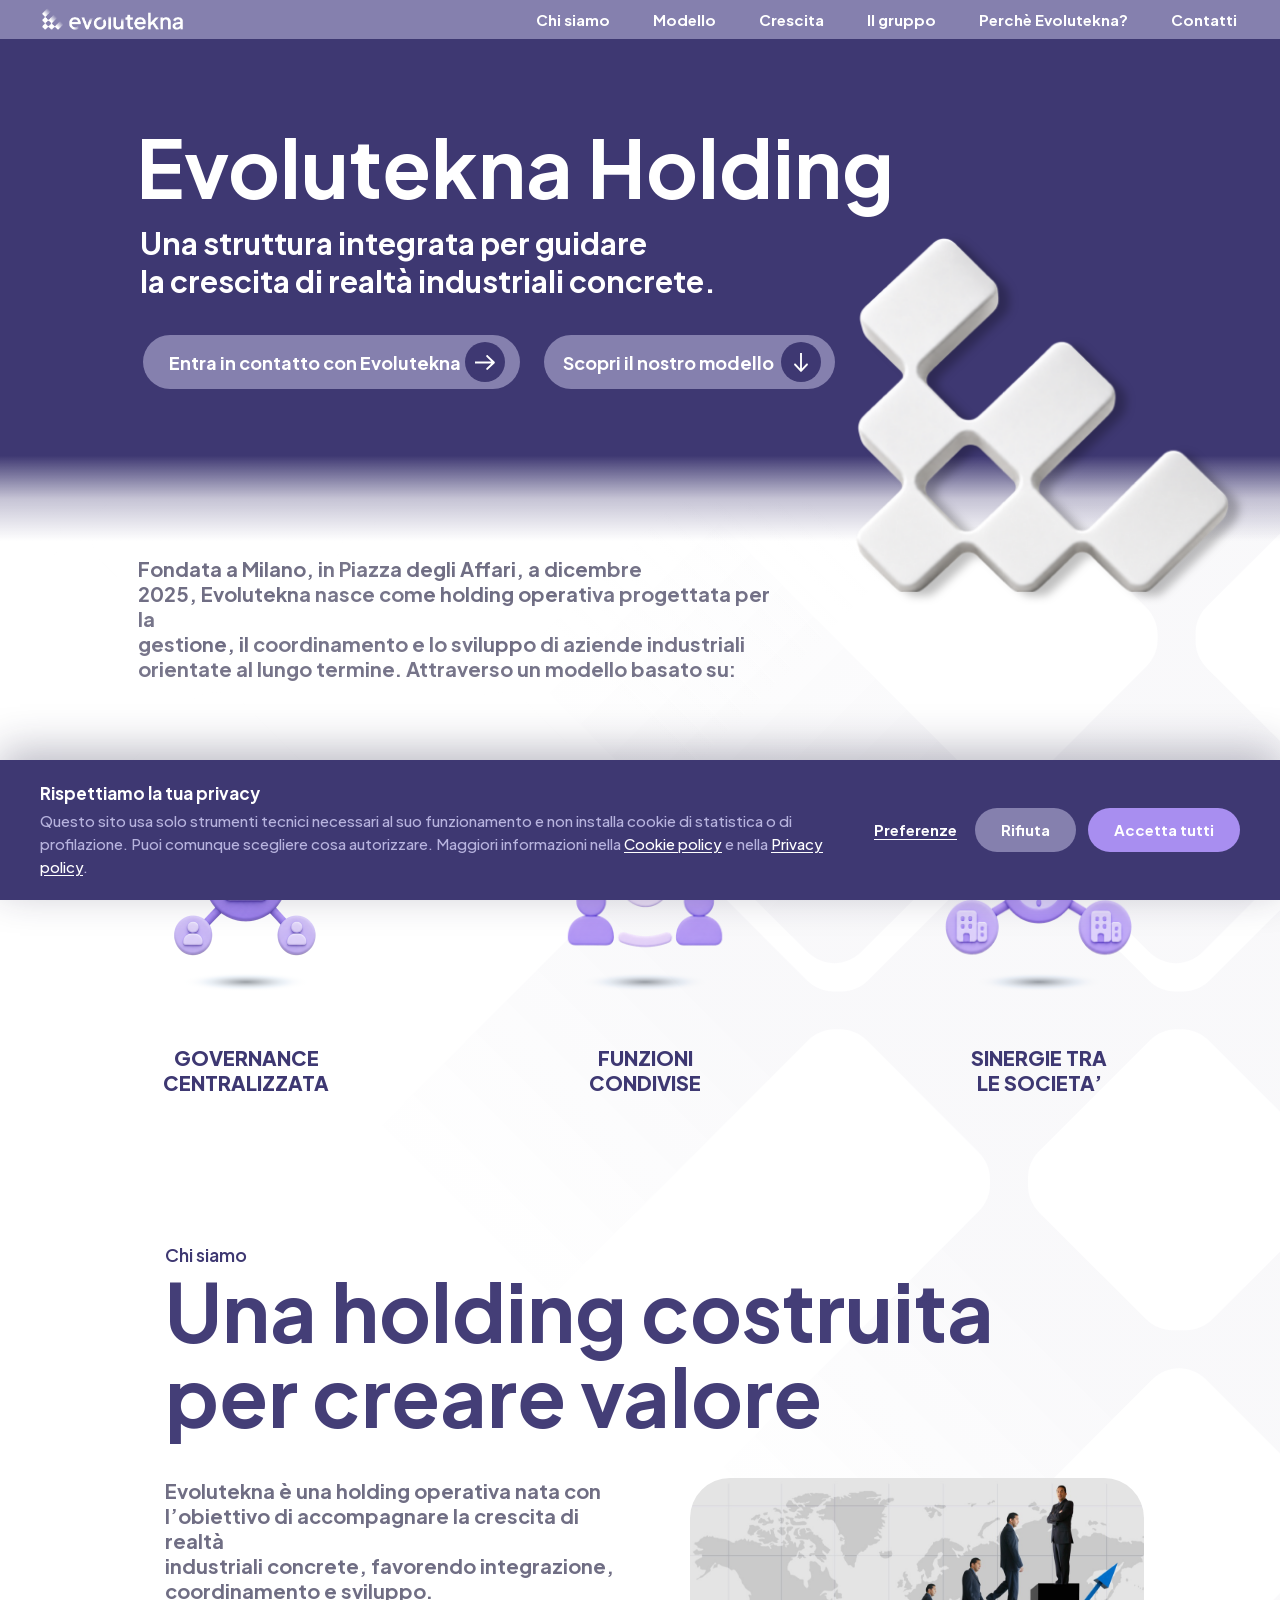
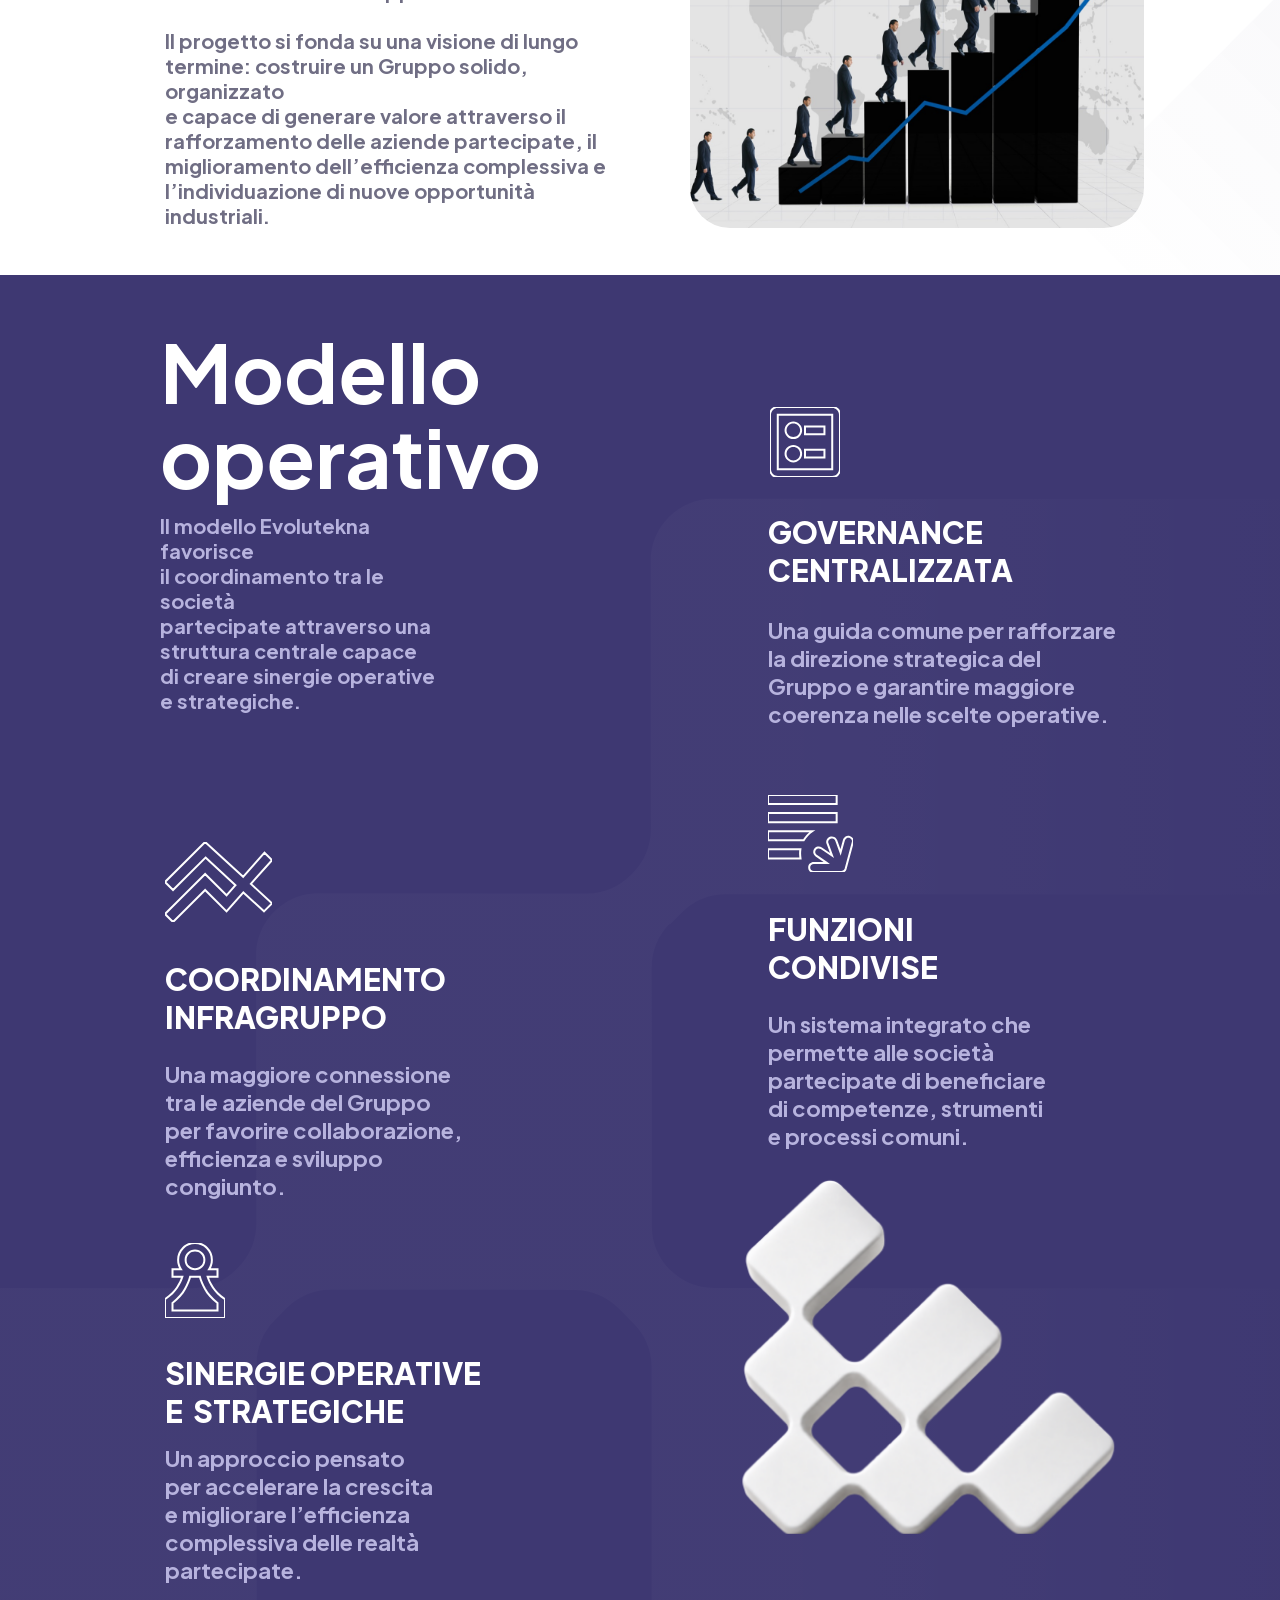
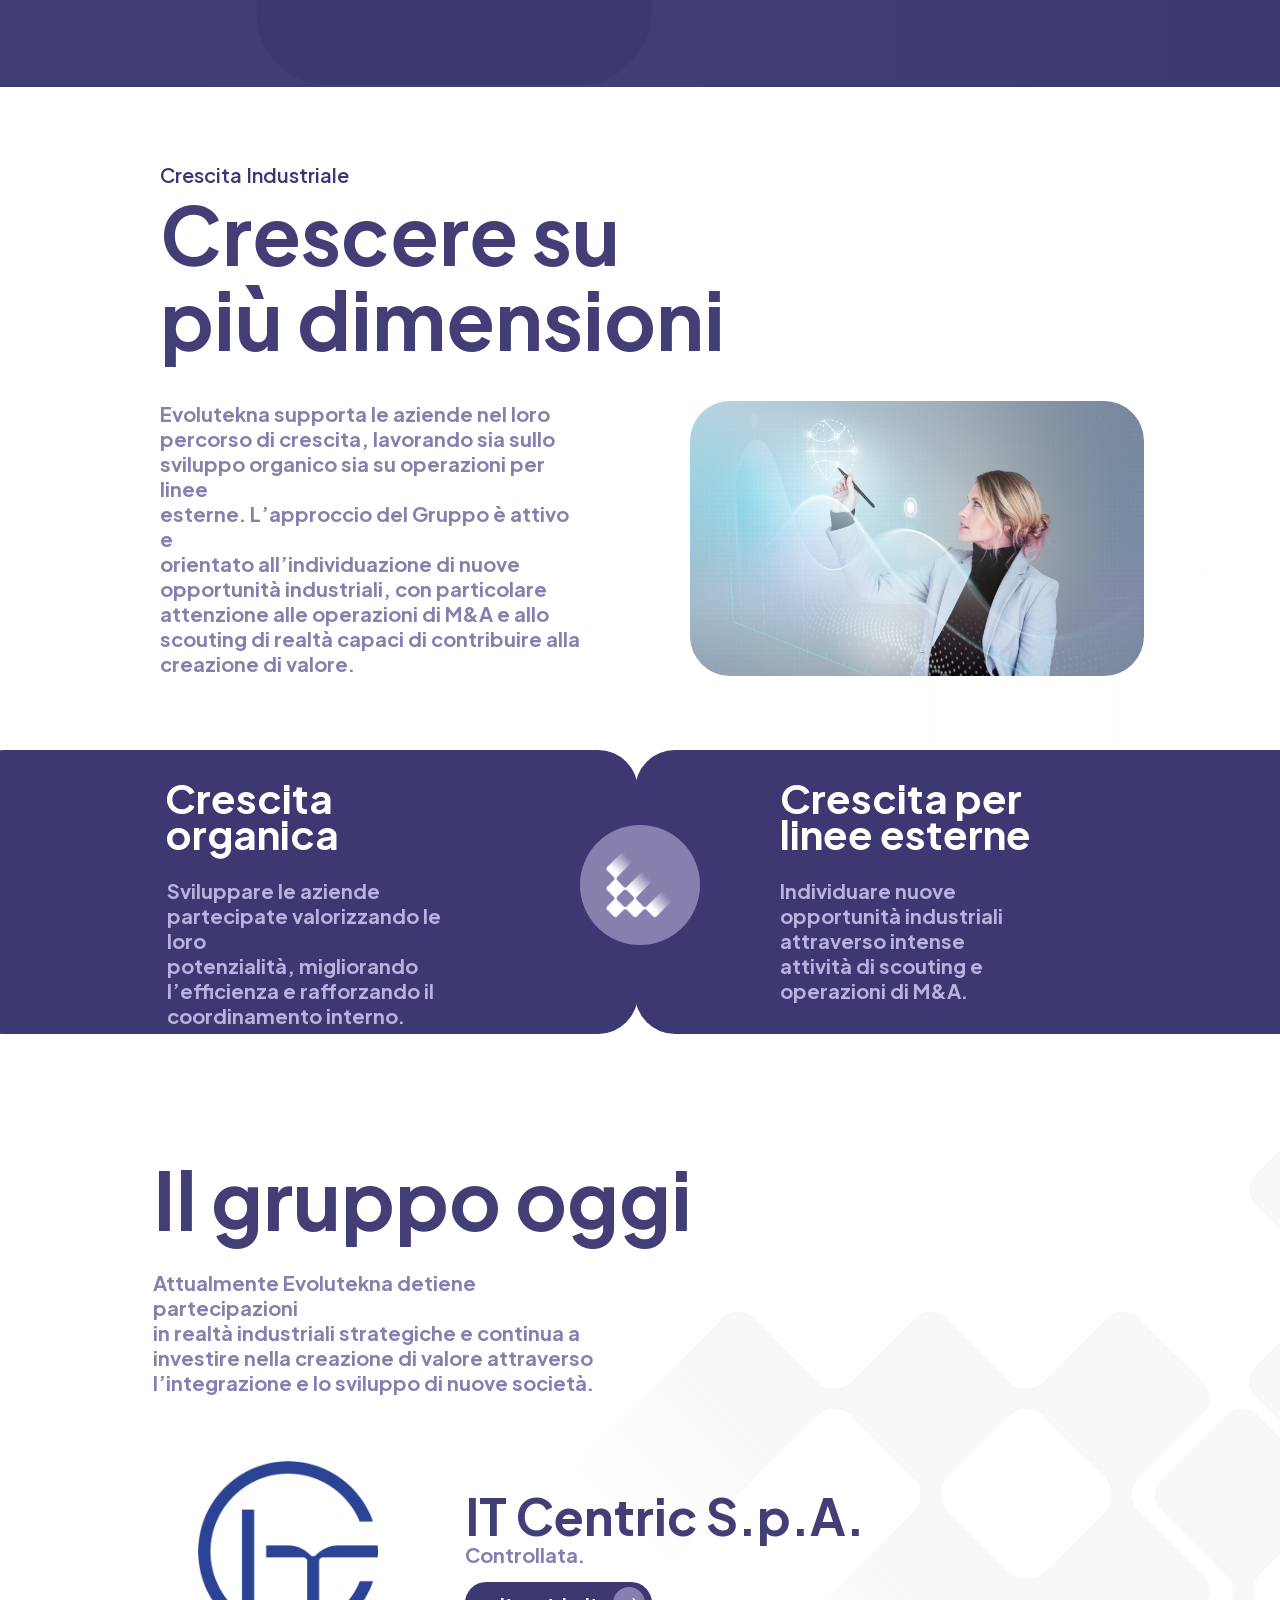
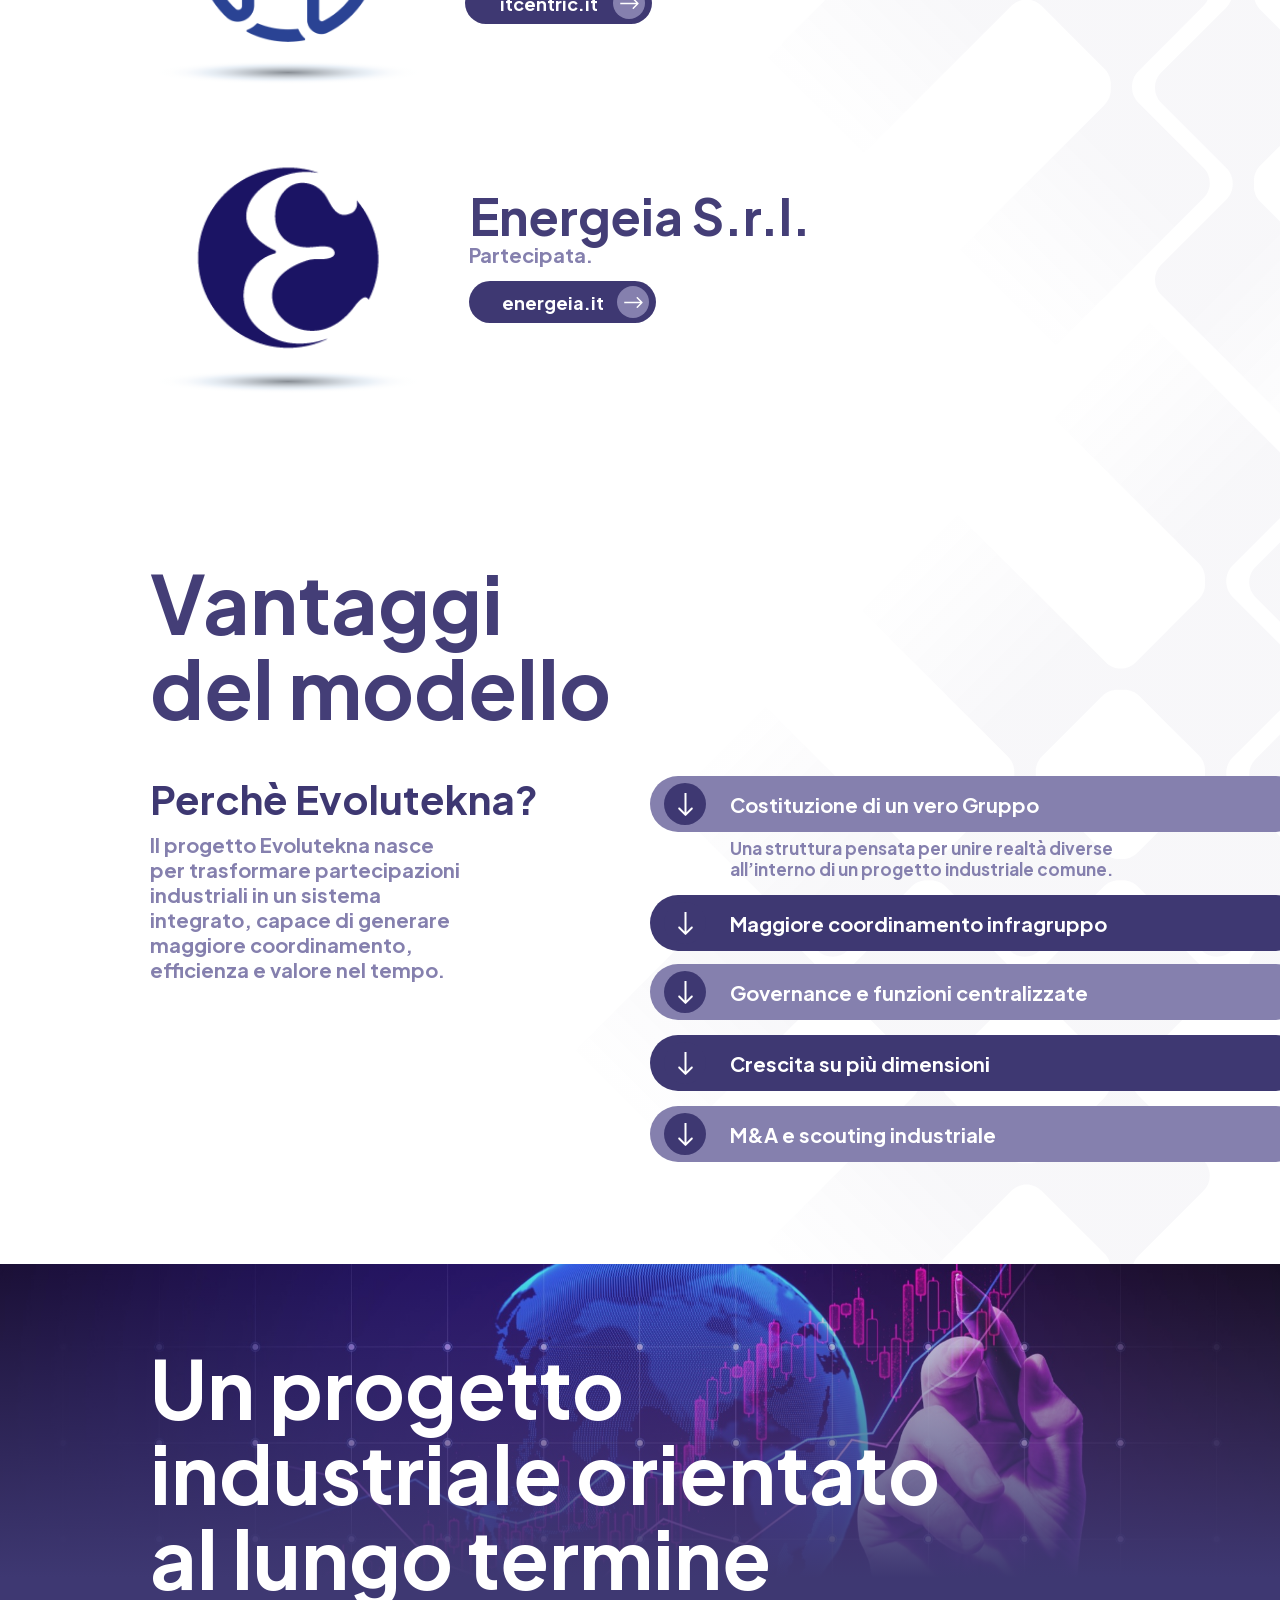
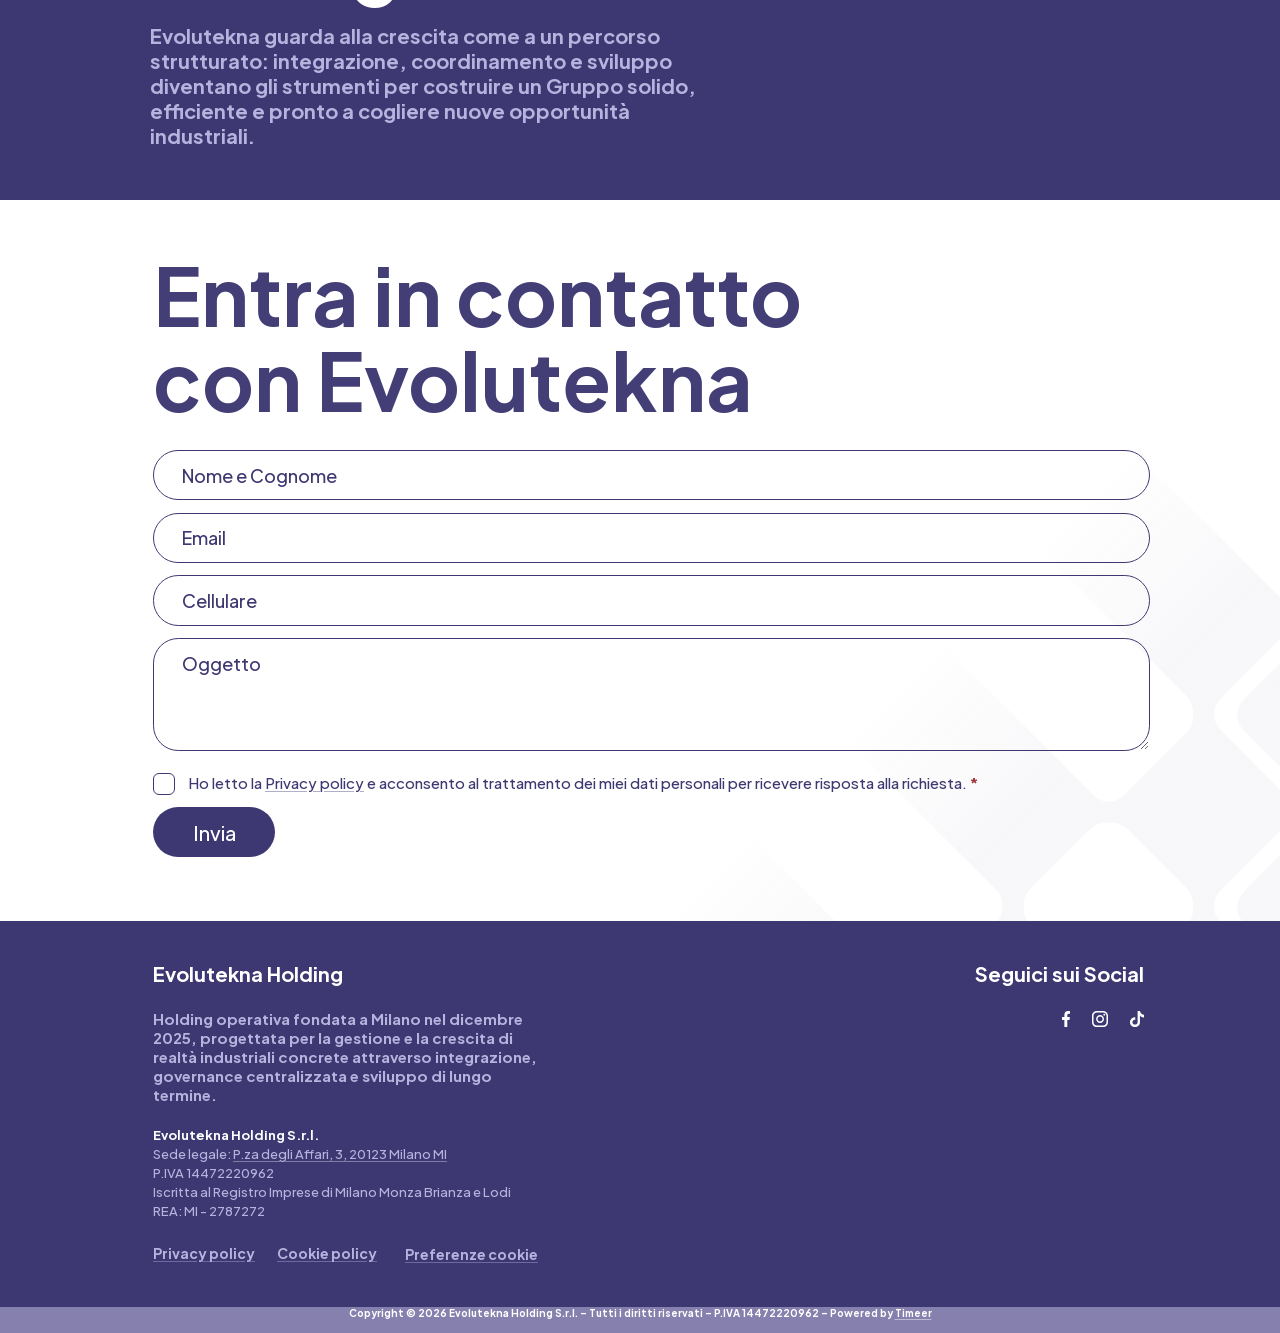
<file: index.html>
<!DOCTYPE html>
<html lang="it">
<head>
<meta charset="utf-8">
<meta name="viewport" content="width=device-width, initial-scale=1">
<meta name="format-detection" content="telephone=no">
<meta name="format-detection" content="date=no,address=no,email=no">
<title>Evolutekna Holding</title>
<meta name="description" content="Evolutekna Holding — una struttura integrata per guidare la crescita di realtà industriali concrete.">
<link rel="stylesheet" href="styles.css?v=19">
</head>
<body id="top">

<div class="page">


  <!-- ============================ TOPBAR ============================ -->
  <header class="topbar">
      <div class="topbar__in">
        <a class="logo" href="#top"><img src="assets/logo-evolutekna.png" width="159" height="37" alt="Evolutekna"></a>
        <button class="navtoggle" type="button" aria-expanded="false" aria-controls="nav" aria-label="Apri il menu">
          <span></span><span></span><span></span>
        </button>
        <nav class="nav" id="nav">
          <a href="#chi-siamo">Chi siamo</a>
          <a href="#modello">Modello</a>
          <a href="#crescita">Crescita</a>
          <a href="#il-gruppo">Il gruppo</a>
          <a href="#vantaggi">Perchè Evolutekna?</a>
          <a href="#contatti">Contatti</a>
        </nav>
      </div>
  </header>

  <!-- ============================= HERO ============================= -->
  <section class="hero">
    <img class="hero__shape" data-float="22" src="assets/shape3d.png" width="542" height="361" alt="">

    <div class="hero__in">
      <h1 class="hero__title">Evolutekna Holding</h1>
      <p class="hero__sub">Una struttura integrata per guidare <br>la crescita di realtà industriali concrete.</p>
      <div class="hero__cta">
        <a class="btn btn--primary" href="#contatti">
          <span>Entra in contatto con Evolutekna</span>
          <i class="btn__ico"><img src="assets/arrow-3.svg" width="19" height="15" alt=""></i>
        </a>
        <a class="btn btn--ghost" href="#modello">
          <span>Scopri il nostro modello</span>
          <i class="btn__ico"><img src="assets/arrow-4.svg" width="15" height="19" alt=""></i>
        </a>
      </div>
    </div>
  </section>

  <!-- ======================= INTRO + PILASTRI ======================= -->
  <section class="about">
    <div class="wrap">
      <div class="decor" aria-hidden="true">
        <img class="decor__i" style="left:340.62px;top:-757px;width:2398.77px" src="assets/deco-4.svg" alt="">
        <img class="decor__i" style="left:-54px;top:-715px;width:966px" src="assets/deco-8.svg" alt="">
        <img class="decor__i" style="left:741px;top:-586px;width:574px" src="assets/deco-9.svg" alt="">
      </div>
      <p class="about__lead">Fondata a Milano, in Piazza degli Affari, a dicembre <br>2025, Evolutekna nasce come holding operativa progettata per la <br>gestione, il coordinamento e lo sviluppo di aziende industriali <br>orientate al lungo termine. Attraverso un modello basato su:</p>

      <ul class="pillars">
        <li class="pillar">
          <img class="pillar__img" data-float="14" src="assets/icon-governance.png" width="240" height="240" alt="">
          <span class="pillar__shadow"></span>
          <h3 class="pillar__t">GOVERNANCE <br>CENTRALIZZATA</h3>
        </li>
        <li class="pillar">
          <img class="pillar__img pillar__img--s2" data-float="20" src="assets/icon-funzioni.png" width="226" height="226" alt="">
          <span class="pillar__shadow"></span>
          <h3 class="pillar__t">FUNZIONI <br>CONDIVISE</h3>
        </li>
        <li class="pillar">
          <img class="pillar__img pillar__img--s3" data-float="14" src="assets/icon-sinergie.png" width="230" height="230" alt="">
          <span class="pillar__shadow"></span>
          <h3 class="pillar__t">SINERGIE TRA <br>LE SOCIETA&rsquo;</h3>
        </li>
      </ul>

      <!-- ---------------------- CHI SIAMO ---------------------- -->
      <div id="chi-siamo">
        <header class="section-head">
          <p class="eyebrow">Chi siamo</p>
          <h2 class="display">Una holding costruita <br>per creare valore</h2>
        </header>
      </div>
      <div class="split">
        <div class="split__text">
          <p class="body">Evolutekna è una holding operativa nata con <br>l&rsquo;obiettivo di accompagnare la crescita di realtà <br>industriali concrete, favorendo integrazione, <br>coordinamento e sviluppo.</p>
          <p class="body">Il progetto si fonda su una visione di lungo <br>termine: costruire un Gruppo solido, organizzato <br>e capace di generare valore attraverso il <br>rafforzamento delle aziende partecipate, il <br>miglioramento dell&rsquo;efficienza complessiva e <br>l&rsquo;individuazione di nuove opportunità industriali.</p>
        </div>
        <figure class="split__media">
          <img src="assets/photo-climbing.jpg" alt="Crescita industriale del Gruppo Evolutekna">
        </figure>
      </div>
    </div>
  </section>

  <!-- ====================== MODELLO OPERATIVO ====================== -->
  <section class="model" id="modello">
    <div class="decor" aria-hidden="true">
      <img class="decor__i" style="left:-300px;top:-135px;width:2694.35px" src="assets/deco-30.svg" alt="">
    </div>
    <div class="model__in">
      <div class="model__left">
        <div class="model__intro">
          <h2 class="model__title">Modello <br>operativo</h2>
          <p class="model__lead">Il modello Evolutekna favorisce <br>il coordinamento tra le società <br>partecipate attraverso una <br>struttura centrale capace <br>di creare sinergie operative <br>e strategiche.</p>
        </div>

        <article class="feat feat--b">
          <img class="feat__ico" src="assets/ic-coordinamento.svg" width="107" height="80" alt="">
          <h3 class="feat__t">COORDINAMENTO <br>INFRAGRUPPO</h3>
          <p class="feat__d">Una maggiore connessione <br>tra le aziende del Gruppo <br>per favorire collaborazione, <br>efficienza e sviluppo <br>congiunto.</p>
        </article>

        <article class="feat feat--d">
          <img class="feat__ico" src="assets/ic-sinergie.svg" width="60" height="75" alt="">
          <h3 class="feat__t">SINERGIE OPERATIVE <br>E&nbsp; STRATEGICHE</h3>
          <p class="feat__d">Un approccio pensato <br>per accelerare la crescita <br>e migliorare l&rsquo;efficienza <br>complessiva delle realtà <br>partecipate.</p>
        </article>
      </div>

      <div class="model__right">
        <article class="feat feat--a">
          <img class="feat__ico" src="assets/ic-governance.svg" width="70" height="70" alt="">
          <h3 class="feat__t">GOVERNANCE <br>CENTRALIZZATA</h3>
          <p class="feat__d">Una guida comune per rafforzare <br>la direzione strategica del <br>Gruppo e garantire maggiore <br>coerenza nelle scelte operative.</p>
        </article>

        <article class="feat feat--c">
          <img class="feat__ico" src="assets/ic-funzioni.svg" width="85" height="77" alt="">
          <h3 class="feat__t">FUNZIONI <br>CONDIVISE</h3>
          <p class="feat__d">Un sistema integrato che <br>permette alle società <br>partecipate di beneficiare <br>di competenze, strumenti <br>e processi comuni.</p>
        </article>

        <img class="model__shape" data-float="18" src="assets/shape3d.png" width="542" height="361" alt="">
      </div>
    </div>
  </section>

  <!-- =========================== CRESCITA =========================== -->
  <section class="growth" id="crescita">
    <div class="wrap">
      <div class="decor" aria-hidden="true">
        <img class="decor__i" style="left:554.78px;top:652px;width:1349.44px" src="assets/deco-2.svg" alt="">
      </div>
      <header class="section-head section-head--growth">
        <p class="eyebrow eyebrow--20">Crescita Industriale</p>
        <h2 class="display">Crescere su <br>più dimensioni</h2>
      </header>
      <div class="split split--growth">
        <div class="split__text">
          <p class="body body--mauve">Evolutekna supporta le aziende nel loro <br>percorso di crescita, lavorando sia sullo <br>sviluppo organico sia su operazioni per linee <br>esterne. L&rsquo;approccio del Gruppo è attivo e <br>orientato all&rsquo;individuazione di nuove <br>opportunità industriali, con particolare <br>attenzione alle operazioni di M&amp;A e allo <br>scouting di realtà capaci di contribuire alla <br>creazione di valore.</p>
        </div>
        <figure class="split__media">
          <img src="assets/photo-woman.jpg" alt="Sviluppo e innovazione industriale">
        </figure>
      </div>

      <div class="cards">
        <article class="card card--a">
          <h3 class="card__t">Crescita <br>organica</h3>
          <p class="card__d">Sviluppare le aziende <br>partecipate valorizzando le loro <br>potenzialità, migliorando <br>l&rsquo;efficienza e rafforzando il <br>coordinamento interno.</p>
        </article>
        <span class="cards__badge"><img src="assets/picto-bianco.png" width="106" height="101" alt=""></span>
        <article class="card card--b">
          <h3 class="card__t">Crescita per <br>linee esterne</h3>
          <p class="card__d">Individuare nuove <br>opportunità industriali <br>attraverso intense <br>attività di scouting e <br>operazioni di M&amp;A.</p>
        </article>
      </div>
    </div>
  </section>

  <!-- ========================= IL GRUPPO OGGI ========================= -->
  <section class="group" id="il-gruppo">
    <div class="wrap">
      <div class="decor" aria-hidden="true">
        <img class="decor__i" style="left:554.78px;top:746px;width:1349.44px" src="assets/deco-3.svg" alt="">
      </div>
      <h2 class="display">Il gruppo oggi</h2>
      <p class="body body--mauve group__lead">Attualmente Evolutekna detiene partecipazioni <br>in realtà industriali strategiche e continua a <br>investire nella creazione di valore attraverso <br>l&rsquo;integrazione e lo sviluppo di nuove società.</p>

      <div class="company">
        <div class="company__logo company__logo--itc">
          <img src="assets/logo-itcentric.png" width="180" height="181" alt="IT Centric S.p.A.">
          <span class="company__shadow"></span>
        </div>
        <div class="company__body">
          <h3 class="company__t">IT Centric S.p.A.</h3>
          <p class="company__s">Controllata.</p>
          <a class="pill" href="https://itcentric.it/" target="_blank" rel="noopener">
            <span>itcentric.it</span>
            <i class="pill__ico"><img src="assets/arrow-1.svg" width="19" height="11" alt=""></i>
          </a>
        </div>
      </div>

      <div class="company company--energeia">
        <div class="company__logo company__logo--ene">
          <img src="assets/logo-energeia.png" width="402" height="223" alt="Energeia S.r.l.">
          <span class="company__shadow"></span>
        </div>
        <div class="company__body">
          <h3 class="company__t">Energeia S.r.l.</h3>
          <p class="company__s">Partecipata.</p>
          <a class="pill" href="https://www.energeia.it/" target="_blank" rel="noopener">
            <span>energeia.it</span>
            <i class="pill__ico"><img src="assets/arrow-2.svg" width="19" height="11" alt=""></i>
          </a>
        </div>
      </div>
    </div>
  </section>

  <!-- ======================= VANTAGGI DEL MODELLO ======================= -->
  <section class="benefits" id="vantaggi">
    <div class="wrap">
      <h2 class="display">Vantaggi <br>del modello</h2>
      <div class="benefits__grid">
        <div class="benefits__intro">
          <h3 class="h3">Perchè Evolutekna?</h3>
          <p class="body body--mauve">Il progetto Evolutekna nasce <br>per trasformare partecipazioni <br>industriali in un sistema <br>integrato, capace di generare <br>maggiore coordinamento, <br>efficienza e valore nel tempo.</p>
        </div>

        <ul class="acc">
          <li class="acc__item is-open">
            <button class="acc__head" type="button" aria-expanded="true">
              <span class="acc__ico"><img src="assets/arrow-5.svg" width="15" height="23" alt=""></span>
              <span class="acc__label">Costituzione di un vero Gruppo</span>
            </button>
            <div class="acc__panel"><p>Una struttura pensata per unire realtà diverse <br>all&rsquo;interno di un progetto industriale comune.</p></div>
          </li>
          <li class="acc__item">
            <button class="acc__head" type="button" aria-expanded="false">
              <span class="acc__ico"><img src="assets/arrow-5.svg" width="15" height="23" alt=""></span>
              <span class="acc__label">Maggiore coordinamento infragruppo </span>
            </button>
            <div class="acc__panel"><p>Un modello che favorisce collaborazione, allineamento e sinergie tra le società partecipate.</p></div>
          </li>
          <li class="acc__item">
            <button class="acc__head" type="button" aria-expanded="false">
              <span class="acc__ico"><img src="assets/arrow-5.svg" width="15" height="23" alt=""></span>
              <span class="acc__label">Governance e funzioni centralizzate </span>
            </button>
            <div class="acc__panel"><p>Una direzione organizzata per rendere più efficiente la gestione complessiva del Gruppo.</p></div>
          </li>
          <li class="acc__item">
            <button class="acc__head" type="button" aria-expanded="false">
              <span class="acc__ico"><img src="assets/arrow-5.svg" width="15" height="23" alt=""></span>
              <span class="acc__label">Crescita su più dimensioni </span>
            </button>
            <div class="acc__panel"><p>Un approccio orientato sia allo sviluppo interno delle aziende sia all&rsquo;espansione tramite nuove opportunità.</p></div>
          </li>
          <li class="acc__item">
            <button class="acc__head" type="button" aria-expanded="false">
              <span class="acc__ico"><img src="assets/arrow-5.svg" width="15" height="23" alt=""></span>
              <span class="acc__label">M&amp;A e scouting industriale </span>
            </button>
            <div class="acc__panel"><p>Un&rsquo;attività mirata alla ricerca e all&rsquo;integrazione di nuove realtà capaci di rafforzare il Gruppo.</p></div>
          </li>
        </ul>
      </div>
    </div>
  </section>

  <!-- ========================== LUNGO TERMINE ========================== -->
  <section class="longterm">
    <div class="longterm__in">
      <h2 class="longterm__t">Un progetto <br>industriale orientato <br>al lungo termine</h2>
      <p class="longterm__d">Evolutekna guarda alla crescita come a un percorso <br>strutturato: integrazione, coordinamento e sviluppo <br>diventano gli strumenti per costruire un Gruppo solido, <br>efficiente e pronto a cogliere nuove opportunità industriali.</p>
    </div>
  </section>

  <!-- ============================ CONTATTI ============================ -->
  <section class="contact" id="contatti">
    <div class="wrap">
      <div class="decor" aria-hidden="true">
        <img class="decor__i" style="left:542.78px;top:183px;width:1349.44px" src="assets/deco-1.svg" alt="">
      </div>
      <h2 class="contact__t">Entra in contatto <br>con Evolutekna</h2>
      <form class="form" action="#" method="post">
        <input class="field" type="text"  name="nome"      placeholder="Nome e Cognome" autocomplete="name"  required>
        <input class="field" type="email" name="email"     placeholder="Email"          autocomplete="email" required>
        <input class="field" type="tel"   name="cellulare" placeholder="Cellulare"      autocomplete="tel">
        <textarea class="field field--area" name="oggetto" placeholder="Oggetto" rows="4"></textarea>

        <div class="consent">
          <input type="checkbox" id="ev-privacy" name="privacy" required>
          <label for="ev-privacy">Ho letto la <a href="privacy-policy.html">Privacy policy</a> e acconsento al trattamento dei miei dati personali per ricevere risposta alla richiesta.<span class="consent__req" aria-hidden="true">*</span></label>
        </div>

        <button class="submit" type="submit">Invia</button>
      </form>
    </div>
  </section>

  <!-- ============================= FOOTER ============================= -->
  <footer class="foot">
    <div class="foot__in">
      <div class="foot__col">
        <h3 class="foot__t">Evolutekna Holding</h3>
        <p class="foot__d">Holding operativa fondata a Milano nel dicembre <br>2025, progettata per la gestione e la crescita di <br>realtà industriali concrete attraverso integrazione, <br>governance centralizzata e sviluppo di lungo termine.</p>

        <address class="foot__legalinfo">
          <strong>Evolutekna Holding S.r.l.</strong>
          Sede legale:
          <a href="https://www.google.com/maps/search/?api=1&amp;query=P.za+degli+Affari,+3,+20123+Milano+MI" target="_blank" rel="noopener">P.za degli Affari, 3, 20123 Milano MI</a><br>
          P.IVA <span class="nodetect">144722<span></span>20962</span><br>
          Iscritta al Registro Imprese di Milano Monza Brianza e Lodi<br>
          REA: MI - <span class="nodetect">2787<span></span>272</span>
        </address>

        <nav class="foot__links" aria-label="Informative legali">
          <a href="privacy-policy.html">Privacy policy</a>
          <a href="cookie-policy.html">Cookie policy</a>
          <button type="button" class="js-cookie-prefs">Preferenze cookie</button>
        </nav>
      </div>
      <div class="foot__col foot__col--social">
        <h3 class="foot__t">Seguici sui Social</h3>
        <div class="foot__social">
          <a href="#" aria-label="Facebook"><img src="assets/social-fb.svg" width="8" height="16" alt=""></a>
          <a href="#" aria-label="Instagram"><img src="assets/social-ig.svg" width="16" height="16" alt=""></a>
          <a href="#" aria-label="TikTok"><img src="assets/social-tt.svg" width="14" height="16" alt=""></a>
        </div>
      </div>
    </div>
    <p class="foot__legal">Copyright © 2026 Evolutekna Holding S.r.l. – Tutti i diritti riservati – P.IVA <span class="nodetect">144722<span></span>20962</span> – Powered by <a class="foot__brand" href="https://www.timeer.it/" target="_blank" rel="noopener">Timeer</a></p>
  </footer>

</div>

<a class="totop" href="#top" aria-label="Torna all&rsquo;inizio della pagina">
  <img src="assets/arrow-4.svg" width="15" height="19" alt="">
</a>

<script src="main.js?v=19" defer></script>
</body>
</html>
</file>
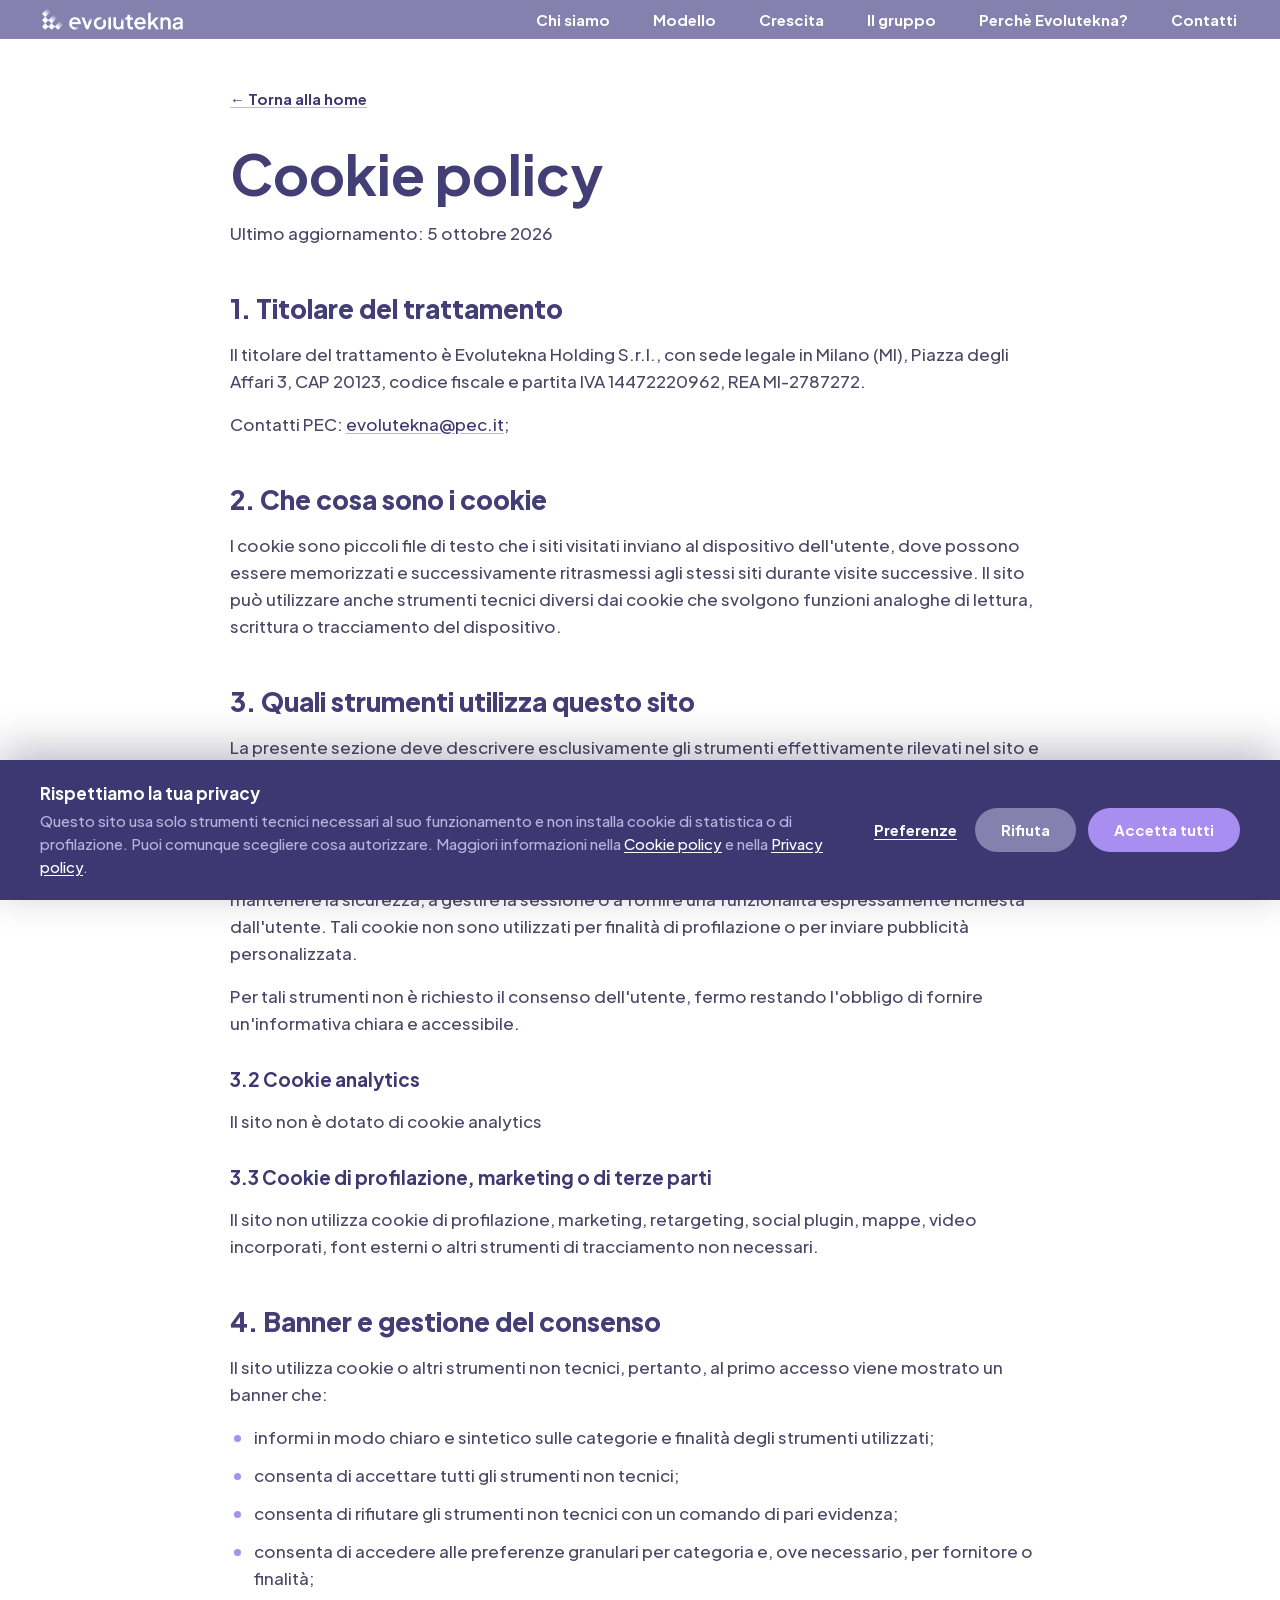
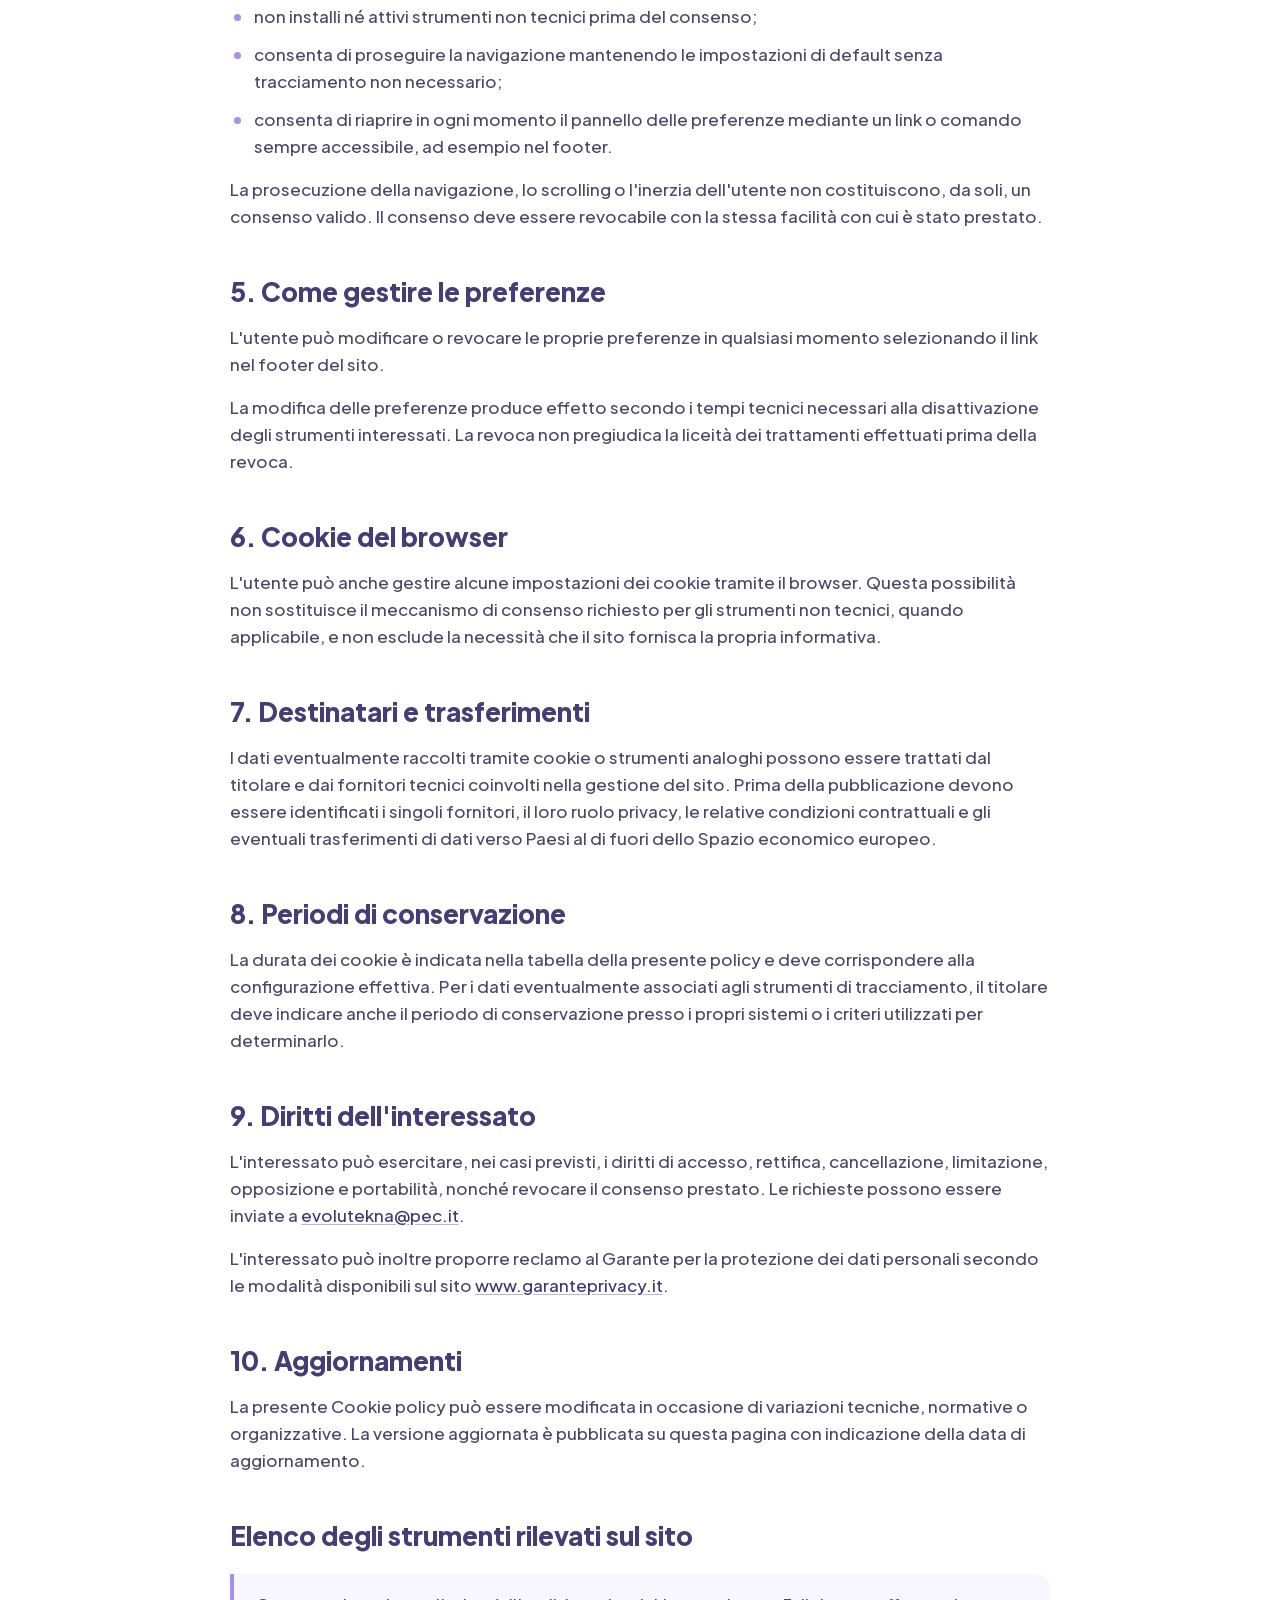
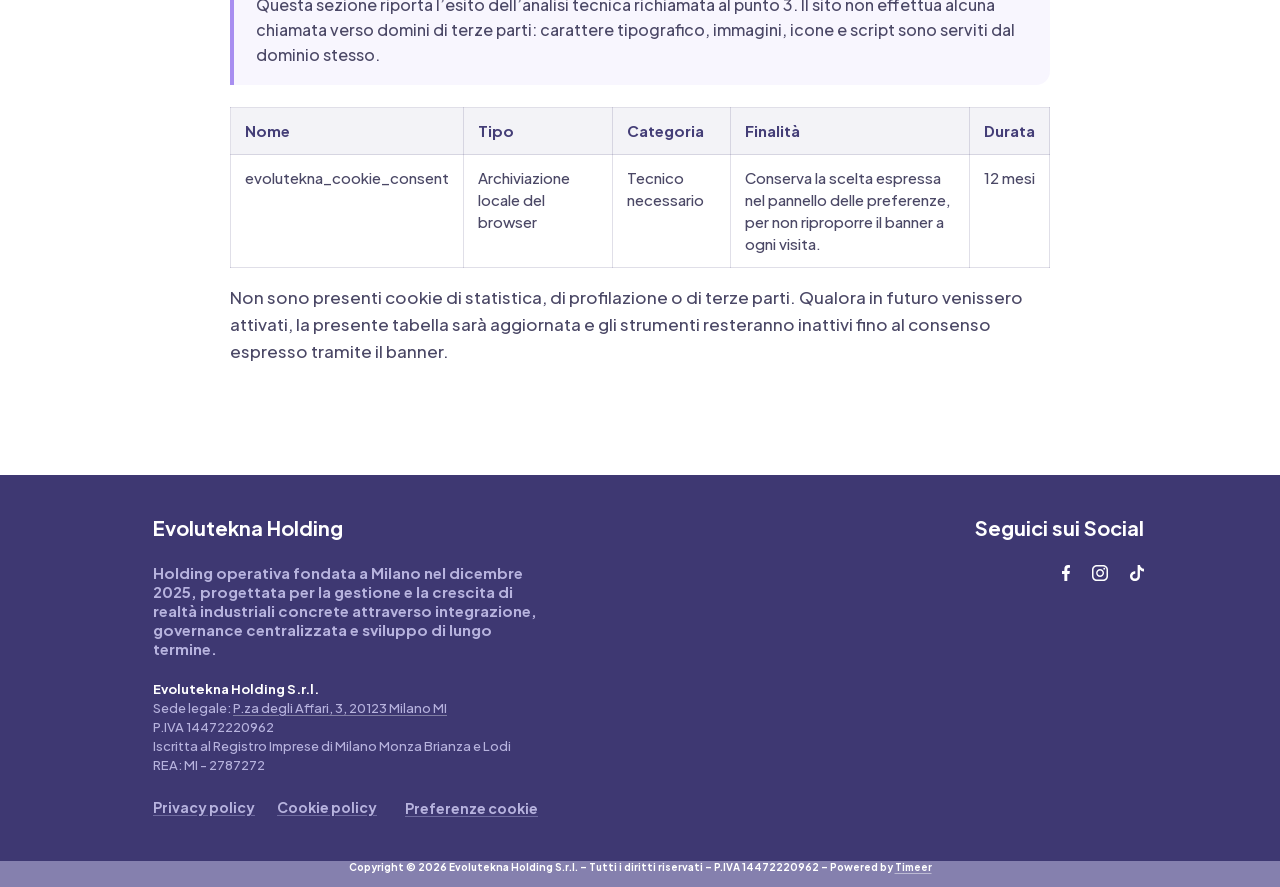
<file: cookie-policy.html>
<!DOCTYPE html>
<html lang="it">
<head>
<meta charset="utf-8">
<meta name="viewport" content="width=device-width, initial-scale=1">
<meta name="format-detection" content="telephone=no">
<meta name="robots" content="index, follow">
<title>Cookie policy — Evolutekna Holding</title>
<meta name="description" content="Informativa sui cookie e sugli strumenti di tracciamento del sito di Evolutekna Holding S.r.l.">
<link rel="stylesheet" href="styles.css?v=18">
</head>
<body id="top">

<div class="page">

  <header class="topbar">
    <div class="topbar__in">
      <a class="logo" href="index.html"><img src="assets/logo-evolutekna.png" width="159" height="37" alt="Evolutekna Holding"></a>
      <button class="navtoggle" type="button" aria-expanded="false" aria-controls="nav" aria-label="Apri il menu">
        <span></span><span></span><span></span>
      </button>
      <nav class="nav" id="nav">
        <a href="index.html#chi-siamo">Chi siamo</a>
        <a href="index.html#modello">Modello</a>
        <a href="index.html#crescita">Crescita</a>
        <a href="index.html#il-gruppo">Il gruppo</a>
        <a href="index.html#vantaggi">Perchè Evolutekna?</a>
        <a href="index.html#contatti">Contatti</a>
      </nav>
    </div>
  </header>

  <main class="doc">
    <div class="doc__in">
      <a class="doc__back" href="index.html">&larr; Torna alla home</a>
      <h1>Cookie policy</h1>
      <p class="doc__date">Ultimo aggiornamento: 5 ottobre 2026</p>

      <h2>1. Titolare del trattamento</h2>
      <p>Il titolare del trattamento è Evolutekna Holding S.r.l., con sede legale in Milano (MI), Piazza degli Affari 3, CAP 20123, codice fiscale e partita IVA 14472220962, REA MI-2787272.</p>
      <p>Contatti PEC: <a href="mailto:evolutekna@pec.it">evolutekna@pec.it</a>;</p>
      <h2>2. Che cosa sono i cookie</h2>
      <p>I cookie sono piccoli file di testo che i siti visitati inviano al dispositivo dell'utente, dove possono essere memorizzati e successivamente ritrasmessi agli stessi siti durante visite successive. Il sito può utilizzare anche strumenti tecnici diversi dai cookie che svolgono funzioni analoghe di lettura, scrittura o tracciamento del dispositivo.</p>
      <h2>3. Quali strumenti utilizza questo sito</h2>
      <p>La presente sezione deve descrivere esclusivamente gli strumenti effettivamente rilevati nel sito e deve essere verificata mediante un'analisi tecnica prima della pubblicazione.</p>
      <h3>3.1 Cookie tecnici e strettamente necessari</h3>
      <p>Il sito può utilizzare cookie tecnici necessari a consentire la trasmissione della comunicazione, a mantenere la sicurezza, a gestire la sessione o a fornire una funzionalità espressamente richiesta dall'utente. Tali cookie non sono utilizzati per finalità di profilazione o per inviare pubblicità personalizzata.</p>
      <p>Per tali strumenti non è richiesto il consenso dell'utente, fermo restando l'obbligo di fornire un'informativa chiara e accessibile.</p>
      <h3>3.2 Cookie analytics</h3>
      <p>Il sito non è dotato di cookie analytics</p>
      <h3>3.3 Cookie di profilazione, marketing o di terze parti</h3>
      <p>Il sito non utilizza cookie di profilazione, marketing, retargeting, social plugin, mappe, video incorporati, font esterni o altri strumenti di tracciamento non necessari.</p>
      <h2>4. Banner e gestione del consenso</h2>
      <p>Il sito utilizza cookie o altri strumenti non tecnici, pertanto, al primo accesso viene mostrato un banner che:</p>
      <ul>
        <li>informi in modo chiaro e sintetico sulle categorie e finalità degli strumenti utilizzati;</li>
        <li>consenta di accettare tutti gli strumenti non tecnici;</li>
        <li>consenta di rifiutare gli strumenti non tecnici con un comando di pari evidenza;</li>
        <li>consenta di accedere alle preferenze granulari per categoria e, ove necessario, per fornitore o finalità;</li>
        <li>non installi né attivi strumenti non tecnici prima del consenso;</li>
        <li>consenta di proseguire la navigazione mantenendo le impostazioni di default senza tracciamento non necessario;</li>
        <li>consenta di riaprire in ogni momento il pannello delle preferenze mediante un link o comando sempre accessibile, ad esempio nel footer.</li>
      </ul>
      <p>La prosecuzione della navigazione, lo scrolling o l'inerzia dell'utente non costituiscono, da soli, un consenso valido. Il consenso deve essere revocabile con la stessa facilità con cui è stato prestato.</p>
      <h2>5. Come gestire le preferenze</h2>
      <p>L'utente può modificare o revocare le proprie preferenze in qualsiasi momento selezionando il link nel footer del sito.</p>
      <p>La modifica delle preferenze produce effetto secondo i tempi tecnici necessari alla disattivazione degli strumenti interessati. La revoca non pregiudica la liceità dei trattamenti effettuati prima della revoca.</p>
      <h2>6. Cookie del browser</h2>
      <p>L'utente può anche gestire alcune impostazioni dei cookie tramite il browser. Questa possibilità non sostituisce il meccanismo di consenso richiesto per gli strumenti non tecnici, quando applicabile, e non esclude la necessità che il sito fornisca la propria informativa.</p>
      <h2>7. Destinatari e trasferimenti</h2>
      <p>I dati eventualmente raccolti tramite cookie o strumenti analoghi possono essere trattati dal titolare e dai fornitori tecnici coinvolti nella gestione del sito. Prima della pubblicazione devono essere identificati i singoli fornitori, il loro ruolo privacy, le relative condizioni contrattuali e gli eventuali trasferimenti di dati verso Paesi al di fuori dello Spazio economico europeo.</p>
      <h2>8. Periodi di conservazione</h2>
      <p>La durata dei cookie è indicata nella tabella della presente policy e deve corrispondere alla configurazione effettiva. Per i dati eventualmente associati agli strumenti di tracciamento, il titolare deve indicare anche il periodo di conservazione presso i propri sistemi o i criteri utilizzati per determinarlo.</p>
      <h2>9. Diritti dell'interessato</h2>
      <p>L'interessato può esercitare, nei casi previsti, i diritti di accesso, rettifica, cancellazione, limitazione, opposizione e portabilità, nonché revocare il consenso prestato. Le richieste possono essere inviate a <a href="mailto:evolutekna@pec.it">evolutekna@pec.it</a>.</p>
      <p>L'interessato può inoltre proporre reclamo al Garante per la protezione dei dati personali secondo le modalità disponibili sul sito <a href="https://www.garanteprivacy.it" target="_blank" rel="noopener">www.garanteprivacy.it</a>.</p>
      <h2>10. Aggiornamenti</h2>
      <p>La presente Cookie policy può essere modificata in occasione di variazioni tecniche, normative o organizzative. La versione aggiornata è pubblicata su questa pagina con indicazione della data di aggiornamento.</p>

      <h2>Elenco degli strumenti rilevati sul sito</h2>
      <div class="doc__note">
        <p>Questa sezione riporta l&rsquo;esito dell&rsquo;analisi tecnica richiamata al punto 3. Il sito
        non effettua alcuna chiamata verso domini di terze parti: carattere tipografico, immagini,
        icone e script sono serviti dal dominio stesso.</p>
      </div>
      <div class="doc__table-wrap">
      <table>
        <thead>
          <tr><th>Nome</th><th>Tipo</th><th>Categoria</th><th>Finalità</th><th>Durata</th></tr>
        </thead>
        <tbody>
          <tr>
            <td>evolutekna_cookie_consent</td>
            <td>Archiviazione locale del browser</td>
            <td>Tecnico necessario</td>
            <td>Conserva la scelta espressa nel pannello delle preferenze, per non riproporre il banner a ogni visita.</td>
            <td>12 mesi</td>
          </tr>
        </tbody>
      </table>
      </div>
      <p>Non sono presenti cookie di statistica, di profilazione o di terze parti. Qualora in futuro
      venissero attivati, la presente tabella sarà aggiornata e gli strumenti resteranno inattivi
      fino al consenso espresso tramite il banner.</p>

    </div>
  </main>

  <footer class="foot">
    <div class="foot__in">
      <div class="foot__col">
        <h3 class="foot__t">Evolutekna Holding</h3>
        <p class="foot__d">Holding operativa fondata a Milano nel dicembre <br>2025, progettata per la gestione e la crescita di <br>realtà industriali concrete attraverso integrazione, <br>governance centralizzata e sviluppo di lungo termine.</p>

        <address class="foot__legalinfo">
          <strong>Evolutekna Holding S.r.l.</strong>
          Sede legale:
          <a href="https://www.google.com/maps/search/?api=1&amp;query=P.za+degli+Affari,+3,+20123+Milano+MI" target="_blank" rel="noopener">P.za degli Affari, 3, 20123 Milano MI</a><br>
          P.IVA <span class="nodetect">144722<span></span>20962</span><br>
          Iscritta al Registro Imprese di Milano Monza Brianza e Lodi<br>
          REA: MI - <span class="nodetect">2787<span></span>272</span>
        </address>

        <nav class="foot__links" aria-label="Informative legali">
          <a href="privacy-policy.html">Privacy policy</a>
          <a href="cookie-policy.html">Cookie policy</a>
          <button type="button" class="js-cookie-prefs">Preferenze cookie</button>
        </nav>
      </div>
      <div class="foot__col foot__col--social">
        <h3 class="foot__t">Seguici sui Social</h3>
        <div class="foot__social">
          <a href="#" aria-label="Facebook"><img src="assets/social-fb.svg" width="8" height="16" alt=""></a>
          <a href="#" aria-label="Instagram"><img src="assets/social-ig.svg" width="16" height="16" alt=""></a>
          <a href="#" aria-label="TikTok"><img src="assets/social-tt.svg" width="14" height="16" alt=""></a>
        </div>
      </div>
    </div>
    <p class="foot__legal">Copyright © 2026 Evolutekna Holding S.r.l. – Tutti i diritti riservati – P.IVA <span class="nodetect">144722<span></span>20962</span> – Powered by <a class="foot__brand" href="https://www.timeer.it/" target="_blank" rel="noopener">Timeer</a></p>
  </footer>

</div>

<a class="totop" href="#top" aria-label="Torna all&rsquo;inizio della pagina">
  <img src="assets/arrow-4.svg" width="15" height="19" alt="">
</a>

<script src="main.js?v=18" defer></script>
</body>
</html>
</file>
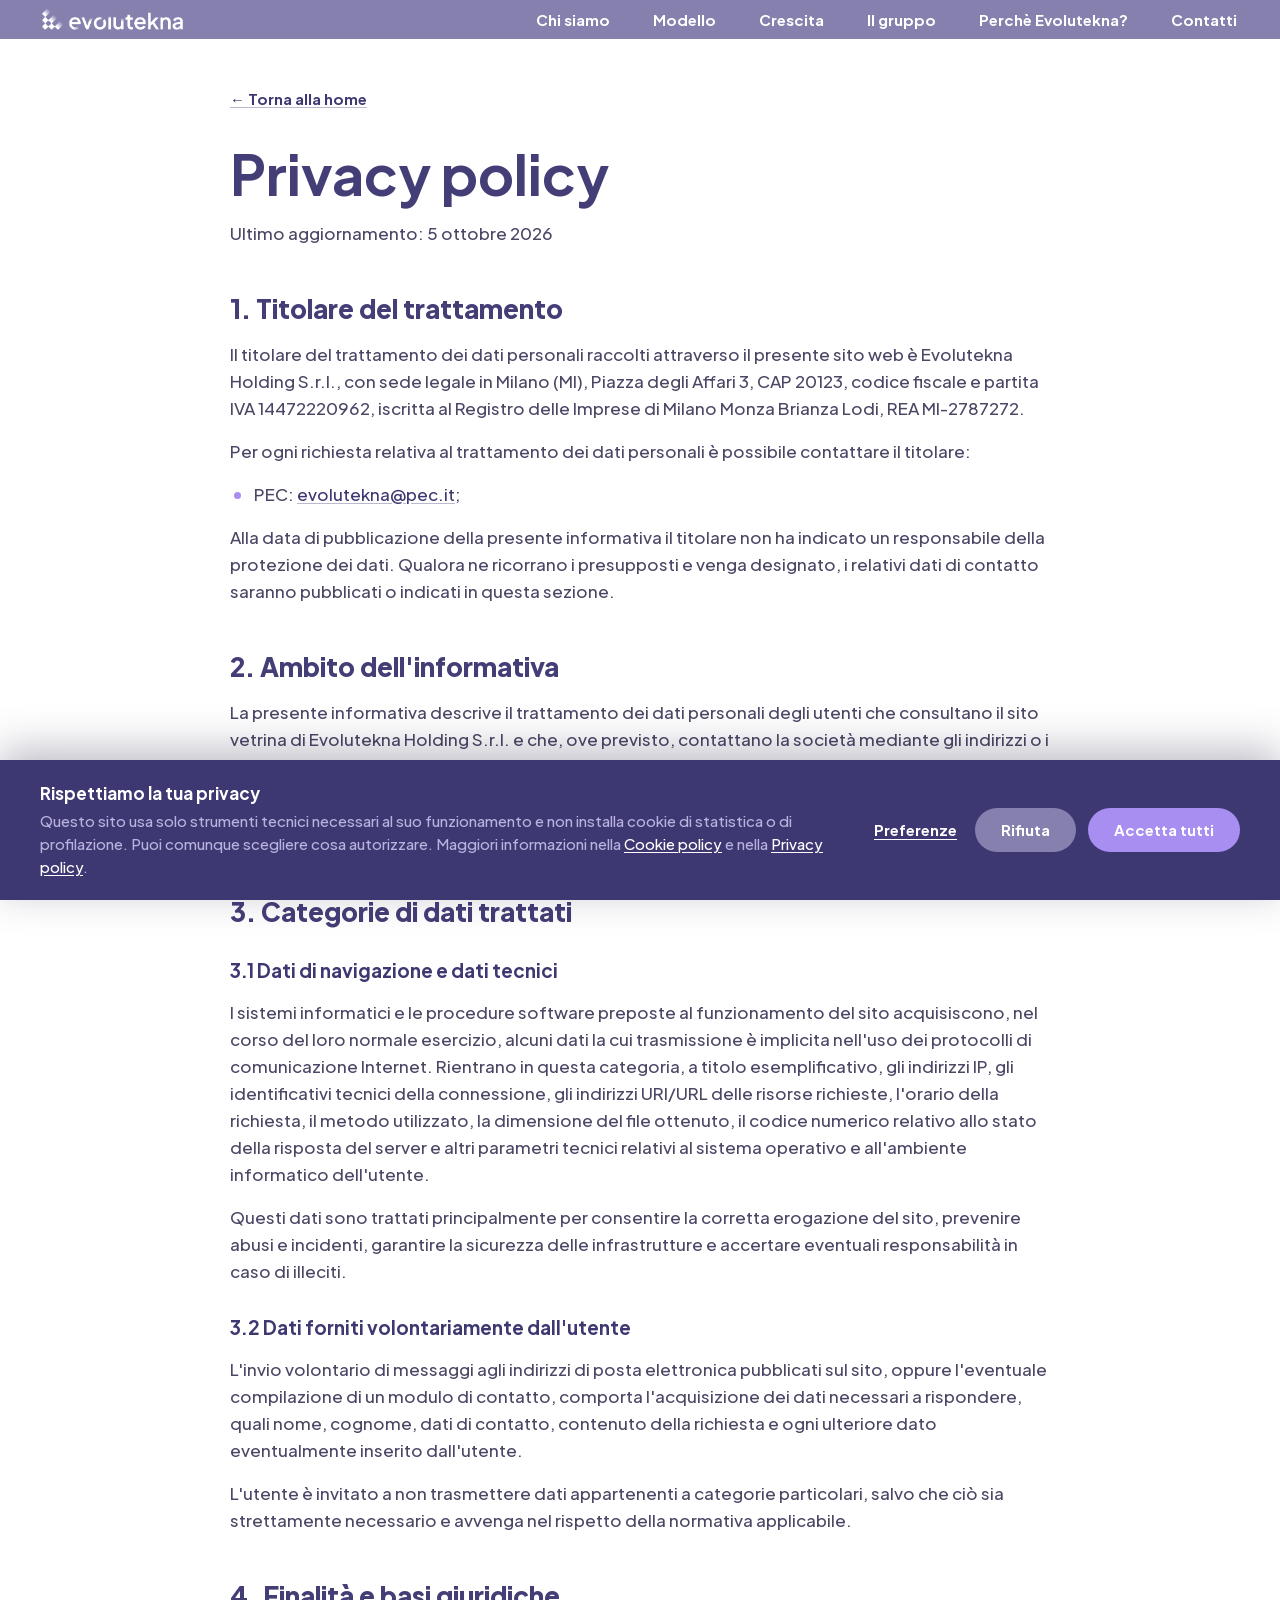
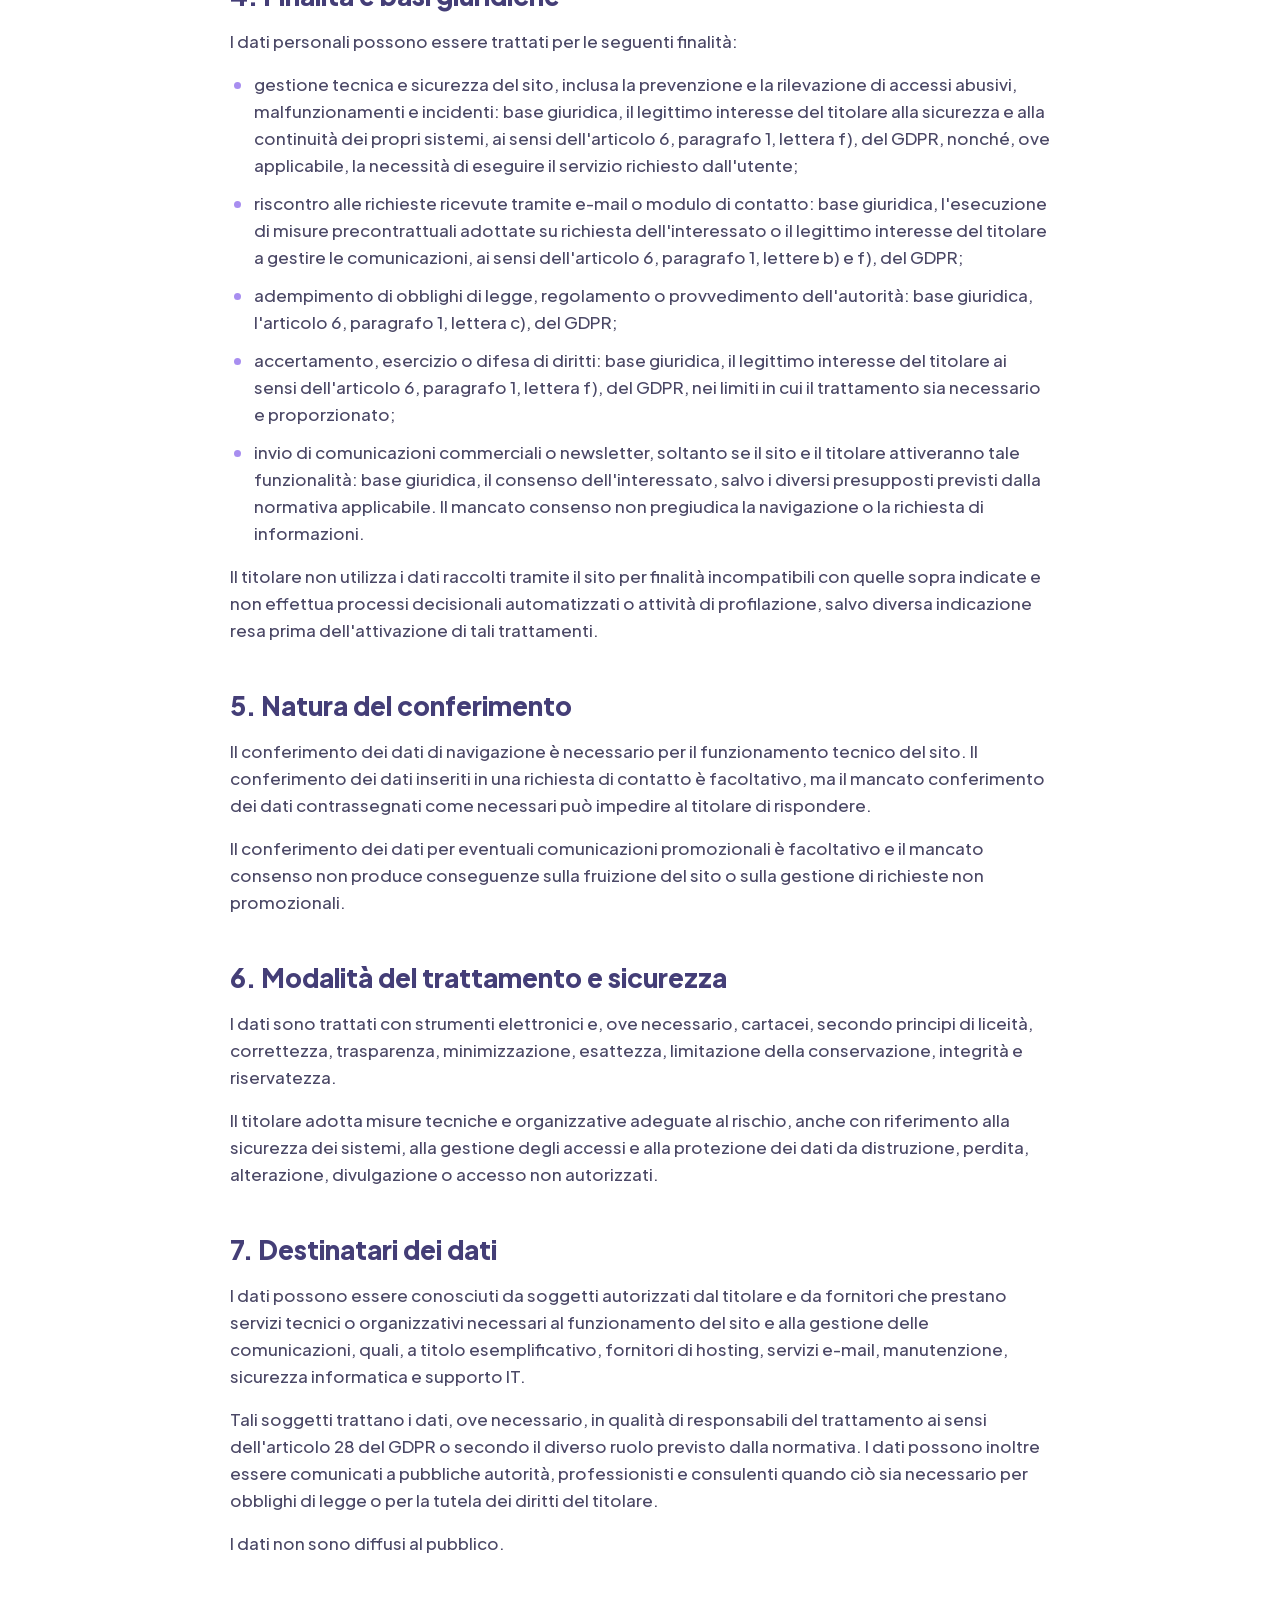
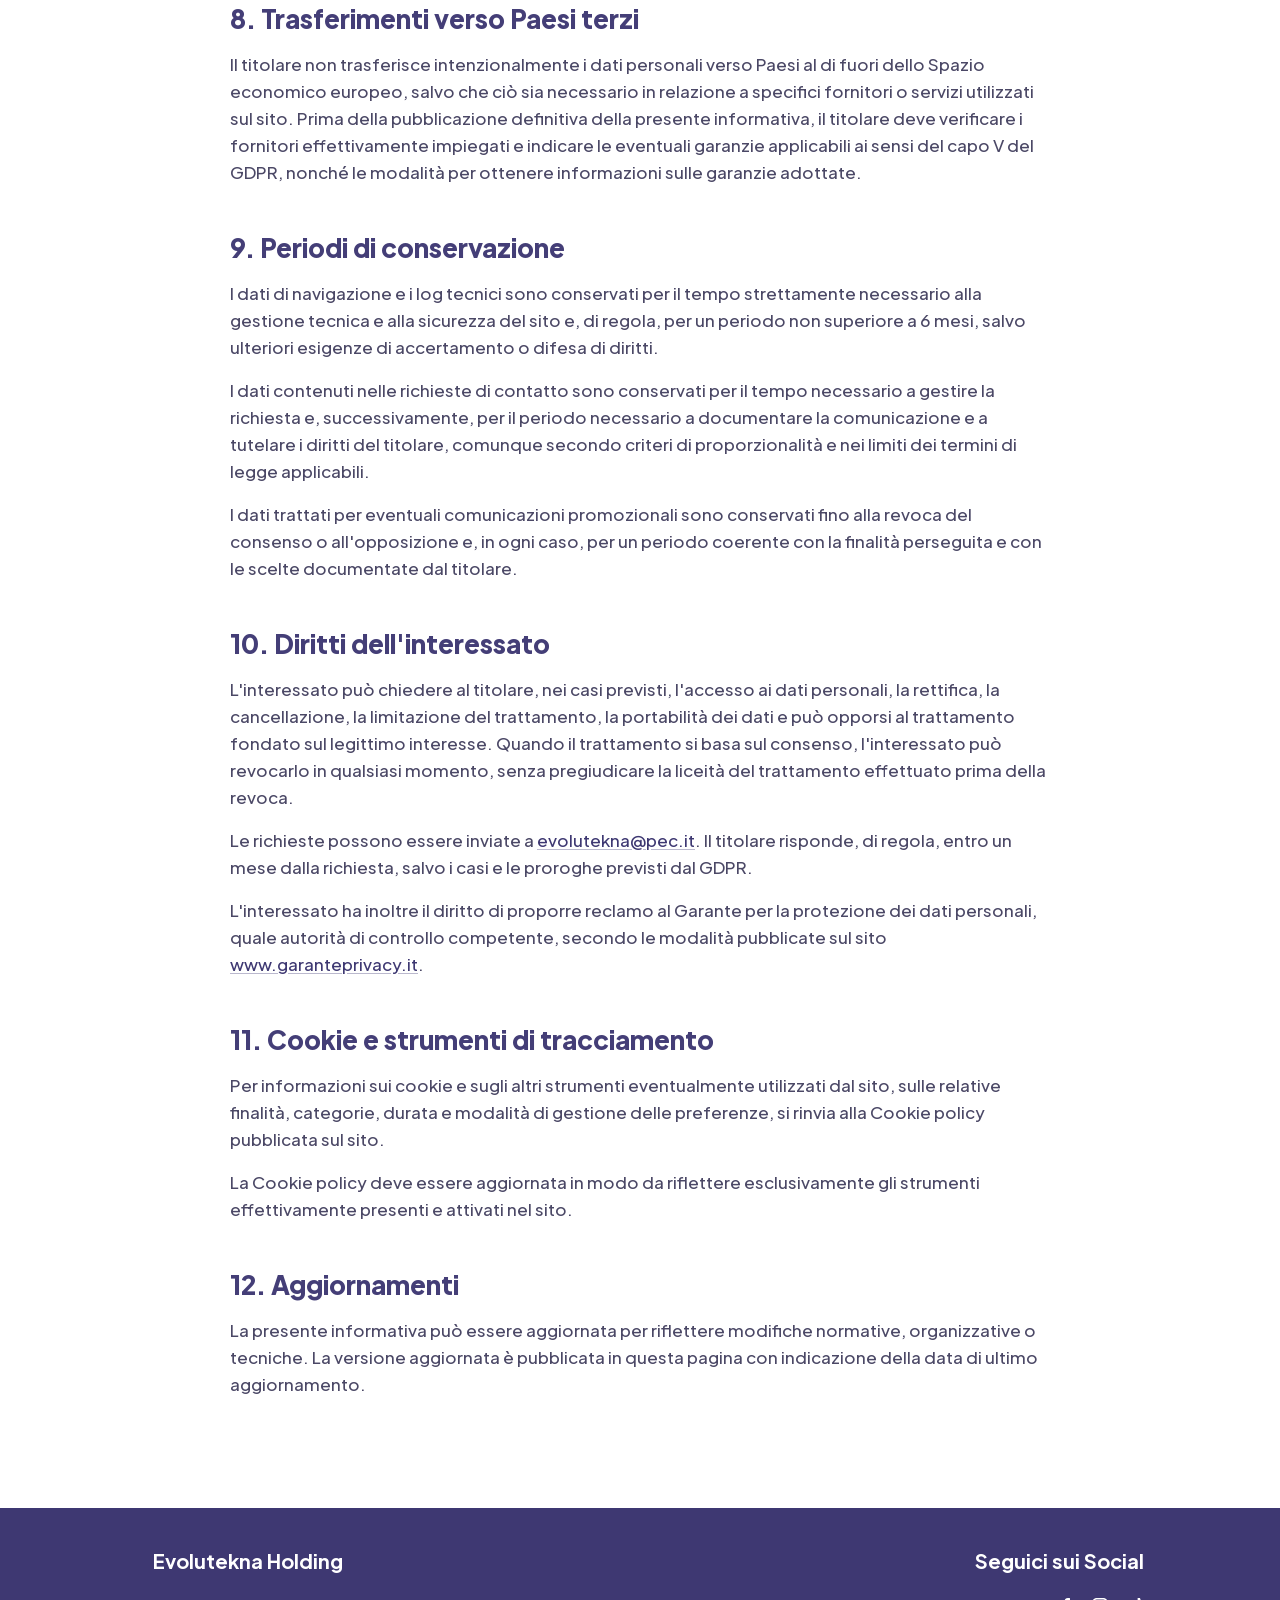
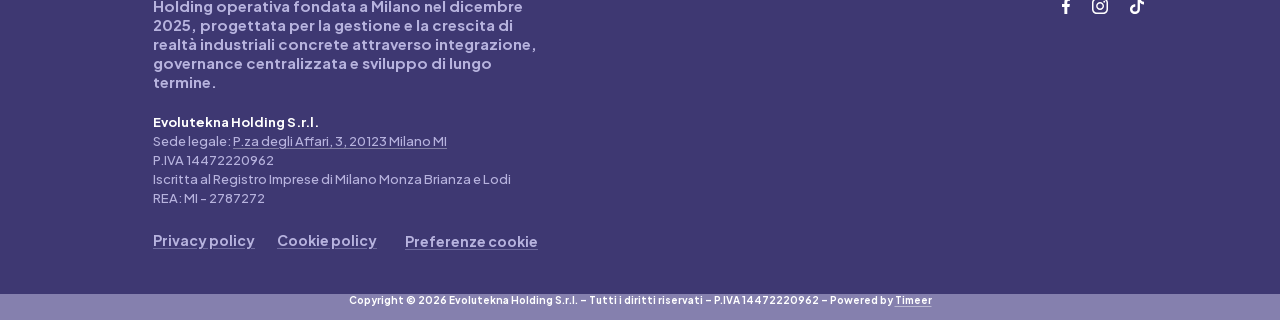
<file: privacy-policy.html>
<!DOCTYPE html>
<html lang="it">
<head>
<meta charset="utf-8">
<meta name="viewport" content="width=device-width, initial-scale=1">
<meta name="format-detection" content="telephone=no">
<meta name="robots" content="index, follow">
<title>Privacy policy — Evolutekna Holding</title>
<meta name="description" content="Informativa sul trattamento dei dati personali raccolti tramite il sito di Evolutekna Holding S.r.l.">
<link rel="stylesheet" href="styles.css?v=18">
</head>
<body id="top">

<div class="page">

  <header class="topbar">
    <div class="topbar__in">
      <a class="logo" href="index.html"><img src="assets/logo-evolutekna.png" width="159" height="37" alt="Evolutekna Holding"></a>
      <button class="navtoggle" type="button" aria-expanded="false" aria-controls="nav" aria-label="Apri il menu">
        <span></span><span></span><span></span>
      </button>
      <nav class="nav" id="nav">
        <a href="index.html#chi-siamo">Chi siamo</a>
        <a href="index.html#modello">Modello</a>
        <a href="index.html#crescita">Crescita</a>
        <a href="index.html#il-gruppo">Il gruppo</a>
        <a href="index.html#vantaggi">Perchè Evolutekna?</a>
        <a href="index.html#contatti">Contatti</a>
      </nav>
    </div>
  </header>

  <main class="doc">
    <div class="doc__in">
      <a class="doc__back" href="index.html">&larr; Torna alla home</a>
      <h1>Privacy policy</h1>
      <p class="doc__date">Ultimo aggiornamento: 5 ottobre 2026</p>

      <h2>1. Titolare del trattamento</h2>
      <p>Il titolare del trattamento dei dati personali raccolti attraverso il presente sito web è Evolutekna Holding S.r.l., con sede legale in Milano (MI), Piazza degli Affari 3, CAP 20123, codice fiscale e partita IVA 14472220962, iscritta al Registro delle Imprese di Milano Monza Brianza Lodi, REA MI-2787272.</p>
      <p>Per ogni richiesta relativa al trattamento dei dati personali è possibile contattare il titolare:</p>
      <ul>
        <li>PEC: <a href="mailto:evolutekna@pec.it">evolutekna@pec.it</a>;</li>
      </ul>
      <p>Alla data di pubblicazione della presente informativa il titolare non ha indicato un responsabile della protezione dei dati. Qualora ne ricorrano i presupposti e venga designato, i relativi dati di contatto saranno pubblicati o indicati in questa sezione.</p>
      <h2>2. Ambito dell'informativa</h2>
      <p>La presente informativa descrive il trattamento dei dati personali degli utenti che consultano il sito vetrina di Evolutekna Holding S.r.l. e che, ove previsto, contattano la società mediante gli indirizzi o i moduli disponibili sul sito.</p>
      <p>L'informativa non riguarda siti, piattaforme o servizi di terzi eventualmente raggiungibili mediante collegamenti esterni, per i quali l'utente deve consultare le rispettive informative.</p>
      <h2>3. Categorie di dati trattati</h2>
      <h3>3.1 Dati di navigazione e dati tecnici</h3>
      <p>I sistemi informatici e le procedure software preposte al funzionamento del sito acquisiscono, nel corso del loro normale esercizio, alcuni dati la cui trasmissione è implicita nell'uso dei protocolli di comunicazione Internet. Rientrano in questa categoria, a titolo esemplificativo, gli indirizzi IP, gli identificativi tecnici della connessione, gli indirizzi URI/URL delle risorse richieste, l'orario della richiesta, il metodo utilizzato, la dimensione del file ottenuto, il codice numerico relativo allo stato della risposta del server e altri parametri tecnici relativi al sistema operativo e all'ambiente informatico dell'utente.</p>
      <p>Questi dati sono trattati principalmente per consentire la corretta erogazione del sito, prevenire abusi e incidenti, garantire la sicurezza delle infrastrutture e accertare eventuali responsabilità in caso di illeciti.</p>
      <h3>3.2 Dati forniti volontariamente dall'utente</h3>
      <p>L'invio volontario di messaggi agli indirizzi di posta elettronica pubblicati sul sito, oppure l'eventuale compilazione di un modulo di contatto, comporta l'acquisizione dei dati necessari a rispondere, quali nome, cognome, dati di contatto, contenuto della richiesta e ogni ulteriore dato eventualmente inserito dall'utente.</p>
      <p>L'utente è invitato a non trasmettere dati appartenenti a categorie particolari, salvo che ciò sia strettamente necessario e avvenga nel rispetto della normativa applicabile.</p>
      <h2>4. Finalità e basi giuridiche</h2>
      <p>I dati personali possono essere trattati per le seguenti finalità:</p>
      <ul>
        <li>gestione tecnica e sicurezza del sito, inclusa la prevenzione e la rilevazione di accessi abusivi, malfunzionamenti e incidenti: base giuridica, il legittimo interesse del titolare alla sicurezza e alla continuità dei propri sistemi, ai sensi dell'articolo 6, paragrafo 1, lettera f), del GDPR, nonché, ove applicabile, la necessità di eseguire il servizio richiesto dall'utente;</li>
        <li>riscontro alle richieste ricevute tramite e-mail o modulo di contatto: base giuridica, l'esecuzione di misure precontrattuali adottate su richiesta dell'interessato o il legittimo interesse del titolare a gestire le comunicazioni, ai sensi dell'articolo 6, paragrafo 1, lettere b) e f), del GDPR;</li>
        <li>adempimento di obblighi di legge, regolamento o provvedimento dell'autorità: base giuridica, l'articolo 6, paragrafo 1, lettera c), del GDPR;</li>
        <li>accertamento, esercizio o difesa di diritti: base giuridica, il legittimo interesse del titolare ai sensi dell'articolo 6, paragrafo 1, lettera f), del GDPR, nei limiti in cui il trattamento sia necessario e proporzionato;</li>
        <li>invio di comunicazioni commerciali o newsletter, soltanto se il sito e il titolare attiveranno tale funzionalità: base giuridica, il consenso dell'interessato, salvo i diversi presupposti previsti dalla normativa applicabile. Il mancato consenso non pregiudica la navigazione o la richiesta di informazioni.</li>
      </ul>
      <p>Il titolare non utilizza i dati raccolti tramite il sito per finalità incompatibili con quelle sopra indicate e non effettua processi decisionali automatizzati o attività di profilazione, salvo diversa indicazione resa prima dell'attivazione di tali trattamenti.</p>
      <h2>5. Natura del conferimento</h2>
      <p>Il conferimento dei dati di navigazione è necessario per il funzionamento tecnico del sito. Il conferimento dei dati inseriti in una richiesta di contatto è facoltativo, ma il mancato conferimento dei dati contrassegnati come necessari può impedire al titolare di rispondere.</p>
      <p>Il conferimento dei dati per eventuali comunicazioni promozionali è facoltativo e il mancato consenso non produce conseguenze sulla fruizione del sito o sulla gestione di richieste non promozionali.</p>
      <h2>6. Modalità del trattamento e sicurezza</h2>
      <p>I dati sono trattati con strumenti elettronici e, ove necessario, cartacei, secondo principi di liceità, correttezza, trasparenza, minimizzazione, esattezza, limitazione della conservazione, integrità e riservatezza.</p>
      <p>Il titolare adotta misure tecniche e organizzative adeguate al rischio, anche con riferimento alla sicurezza dei sistemi, alla gestione degli accessi e alla protezione dei dati da distruzione, perdita, alterazione, divulgazione o accesso non autorizzati.</p>
      <h2>7. Destinatari dei dati</h2>
      <p>I dati possono essere conosciuti da soggetti autorizzati dal titolare e da fornitori che prestano servizi tecnici o organizzativi necessari al funzionamento del sito e alla gestione delle comunicazioni, quali, a titolo esemplificativo, fornitori di hosting, servizi e-mail, manutenzione, sicurezza informatica e supporto IT.</p>
      <p>Tali soggetti trattano i dati, ove necessario, in qualità di responsabili del trattamento ai sensi dell'articolo 28 del GDPR o secondo il diverso ruolo previsto dalla normativa. I dati possono inoltre essere comunicati a pubbliche autorità, professionisti e consulenti quando ciò sia necessario per obblighi di legge o per la tutela dei diritti del titolare.</p>
      <p>I dati non sono diffusi al pubblico.</p>
      <h2>8. Trasferimenti verso Paesi terzi</h2>
      <p>Il titolare non trasferisce intenzionalmente i dati personali verso Paesi al di fuori dello Spazio economico europeo, salvo che ciò sia necessario in relazione a specifici fornitori o servizi utilizzati sul sito. Prima della pubblicazione definitiva della presente informativa, il titolare deve verificare i fornitori effettivamente impiegati e indicare le eventuali garanzie applicabili ai sensi del capo V del GDPR, nonché le modalità per ottenere informazioni sulle garanzie adottate.</p>
      <h2>9. Periodi di conservazione</h2>
      <p>I dati di navigazione e i log tecnici sono conservati per il tempo strettamente necessario alla gestione tecnica e alla sicurezza del sito e, di regola, per un periodo non superiore a 6 mesi, salvo ulteriori esigenze di accertamento o difesa di diritti.</p>
      <p>I dati contenuti nelle richieste di contatto sono conservati per il tempo necessario a gestire la richiesta e, successivamente, per il periodo necessario a documentare la comunicazione e a tutelare i diritti del titolare, comunque secondo criteri di proporzionalità e nei limiti dei termini di legge applicabili.</p>
      <p>I dati trattati per eventuali comunicazioni promozionali sono conservati fino alla revoca del consenso o all'opposizione e, in ogni caso, per un periodo coerente con la finalità perseguita e con le scelte documentate dal titolare.</p>
      <h2>10. Diritti dell'interessato</h2>
      <p>L'interessato può chiedere al titolare, nei casi previsti, l'accesso ai dati personali, la rettifica, la cancellazione, la limitazione del trattamento, la portabilità dei dati e può opporsi al trattamento fondato sul legittimo interesse. Quando il trattamento si basa sul consenso, l'interessato può revocarlo in qualsiasi momento, senza pregiudicare la liceità del trattamento effettuato prima della revoca.</p>
      <p>Le richieste possono essere inviate a <a href="mailto:evolutekna@pec.it">evolutekna@pec.it</a>. Il titolare risponde, di regola, entro un mese dalla richiesta, salvo i casi e le proroghe previsti dal GDPR.</p>
      <p>L'interessato ha inoltre il diritto di proporre reclamo al Garante per la protezione dei dati personali, quale autorità di controllo competente, secondo le modalità pubblicate sul sito <a href="https://www.garanteprivacy.it" target="_blank" rel="noopener">www.garanteprivacy.it</a>.</p>
      <h2>11. Cookie e strumenti di tracciamento</h2>
      <p>Per informazioni sui cookie e sugli altri strumenti eventualmente utilizzati dal sito, sulle relative finalità, categorie, durata e modalità di gestione delle preferenze, si rinvia alla Cookie policy pubblicata sul sito.</p>
      <p>La Cookie policy deve essere aggiornata in modo da riflettere esclusivamente gli strumenti effettivamente presenti e attivati nel sito.</p>
      <h2>12. Aggiornamenti</h2>
      <p>La presente informativa può essere aggiornata per riflettere modifiche normative, organizzative o tecniche. La versione aggiornata è pubblicata in questa pagina con indicazione della data di ultimo aggiornamento.</p>

    </div>
  </main>

  <footer class="foot">
    <div class="foot__in">
      <div class="foot__col">
        <h3 class="foot__t">Evolutekna Holding</h3>
        <p class="foot__d">Holding operativa fondata a Milano nel dicembre <br>2025, progettata per la gestione e la crescita di <br>realtà industriali concrete attraverso integrazione, <br>governance centralizzata e sviluppo di lungo termine.</p>

        <address class="foot__legalinfo">
          <strong>Evolutekna Holding S.r.l.</strong>
          Sede legale:
          <a href="https://www.google.com/maps/search/?api=1&amp;query=P.za+degli+Affari,+3,+20123+Milano+MI" target="_blank" rel="noopener">P.za degli Affari, 3, 20123 Milano MI</a><br>
          P.IVA <span class="nodetect">144722<span></span>20962</span><br>
          Iscritta al Registro Imprese di Milano Monza Brianza e Lodi<br>
          REA: MI - <span class="nodetect">2787<span></span>272</span>
        </address>

        <nav class="foot__links" aria-label="Informative legali">
          <a href="privacy-policy.html">Privacy policy</a>
          <a href="cookie-policy.html">Cookie policy</a>
          <button type="button" class="js-cookie-prefs">Preferenze cookie</button>
        </nav>
      </div>
      <div class="foot__col foot__col--social">
        <h3 class="foot__t">Seguici sui Social</h3>
        <div class="foot__social">
          <a href="#" aria-label="Facebook"><img src="assets/social-fb.svg" width="8" height="16" alt=""></a>
          <a href="#" aria-label="Instagram"><img src="assets/social-ig.svg" width="16" height="16" alt=""></a>
          <a href="#" aria-label="TikTok"><img src="assets/social-tt.svg" width="14" height="16" alt=""></a>
        </div>
      </div>
    </div>
    <p class="foot__legal">Copyright © 2026 Evolutekna Holding S.r.l. – Tutti i diritti riservati – P.IVA <span class="nodetect">144722<span></span>20962</span> – Powered by <a class="foot__brand" href="https://www.timeer.it/" target="_blank" rel="noopener">Timeer</a></p>
  </footer>

</div>

<a class="totop" href="#top" aria-label="Torna all&rsquo;inizio della pagina">
  <img src="assets/arrow-4.svg" width="15" height="19" alt="">
</a>

<script src="main.js?v=18" defer></script>
</body>
</html>
</file>
<file: styles.css>
/* Carattere servito dal sito stesso: nessuna richiesta a server esterni,
   nessun indirizzo IP del visitatore inviato a terzi. */
@font-face{
  font-family:'Plus Jakarta Sans';
  font-style:normal;
  font-weight:200 800;
  font-display:swap;
  src:url("assets/fonts/plus-jakarta-sans-latin.woff2") format("woff2");
  unicode-range:U+0000-00FF,U+0131,U+0152-0153,U+02BB-02BC,U+02C6,U+02DA,U+02DC,U+0304,U+0308,U+0329,U+2000-206F,U+20AC,U+2122,U+2191,U+2193,U+2212,U+2215,U+FEFF,U+FFFD;
}
@font-face{
  font-family:'Plus Jakarta Sans';
  font-style:normal;
  font-weight:200 800;
  font-display:swap;
  src:url("assets/fonts/plus-jakarta-sans-latin-ext.woff2") format("woff2");
  unicode-range:U+0100-02BA,U+02BD-02C5,U+02C7-02CC,U+02CE-02D7,U+02DD-02FF,U+0304,U+0308,U+0329,U+1D00-1DBF,U+1E00-1E9F,U+1EF2-1EFF,U+2020,U+20A0-20AB,U+20AD-20C0,U+2113,U+2C60-2C7F,U+A720-A7FF;
}

/* =========================================================================
   Evolutekna Holding — landing page
   Valori tipografici, cromatici e dimensionali estratti dal file Figma.
   Base = desktop 1280px (identico al design). Sotto i 1280px: responsive.
   ========================================================================= */

:root{
  --ink:#3e3872;      /* viola principale            */
  --ink2:#443e77;     /* viola titoli sezione        */
  --mauve:#8580ae;    /* viola chiaro / barra nav    */
  --lilac:#a88ef0;    /* viola pulsante primario     */
  --lav:#b7b3de;      /* testo su fondo scuro        */
  --grey:#706e84;     /* testo corrente su bianco    */
  --white:#fff;
  --gutter:max(0px,calc(50vw - 640px)); /* spazio oltre la colonna da 1280 */
  --font:'Plus Jakarta Sans',-apple-system,BlinkMacSystemFont,'Segoe UI',Helvetica,Arial,sans-serif;
}

*,*::before,*::after{box-sizing:border-box}
html{background:#fff;scroll-behavior:smooth}
body{margin:0;background:#fff;font-family:var(--font);-webkit-font-smoothing:antialiased;-moz-osx-font-smoothing:grayscale;color:var(--ink)}
img{display:block;max-width:100%;height:auto}
h1,h2,h3,p,ul,figure{margin:0}
ul{list-style:none;padding:0}
a{color:inherit;text-decoration:none}
button{font:inherit;color:inherit;background:none;border:0;cursor:pointer}
:focus-visible{outline:2px solid var(--lilac);outline-offset:3px}
@media (prefers-reduced-motion:reduce){html{scroll-behavior:auto}*{animation:none!important;transition:none!important}}

.page{position:relative;width:100%;overflow:clip;background:#fff}
/* colonna di contenuto: 1280px centrati, come nel Figma */
.wrap{position:relative;max-width:1280px;margin:0 auto}

/* decorazioni di sfondo ---------------------------------------------------*/
.decor{position:absolute;top:0;left:0;width:100%;height:0;z-index:0;pointer-events:none}
.decor__i{position:absolute;max-width:none}
@media (max-width:1279px){.decor{display:none}}

.about,.model,.growth,.group,.benefits,.longterm,.contact,.foot{position:relative;z-index:1}
.hero{position:relative;z-index:2}

/* =============================== TIPOGRAFIA ============================== */
.display{font-size:80px;line-height:85px;font-weight:700;color:var(--ink2);letter-spacing:0}
.section-head{padding:0 136px 0 165px}
#chi-siamo{margin-top:139px;padding-top:9px}
.section-head--growth{padding-left:160px}
.section-head .display{margin-top:0}
.h2{font-size:40px;line-height:42px;font-weight:700;color:var(--ink)}
.h3{font-size:40px;line-height:43px;font-weight:700;color:var(--ink)}
.eyebrow{font-size:18px;line-height:23px;font-weight:600;color:var(--ink);margin-bottom:2px}
.eyebrow--20{font-size:20px;line-height:25px;margin-bottom:4px}
.body{font-size:20px;line-height:25px;font-weight:700;color:var(--grey)}
.body--mauve{color:var(--mauve)}
.body + .body{margin-top:25px}

/* ================================= TOPBAR ================================ */
.topbar{position:absolute;top:0;left:0;right:0;z-index:20;height:39px;background:var(--mauve)}
.topbar__in{position:relative;height:39px;max-width:1280px;margin:0 auto}
.logo{position:absolute;left:33px;top:0;display:block}
.logo img{width:159px;height:37px}
.nav{position:absolute;right:43px;top:10px;display:flex;gap:43px}
.nav a{font-size:15px;line-height:19px;font-weight:700;color:var(--white);white-space:nowrap}
.nav a:hover{opacity:.75}
.navtoggle{display:none;position:absolute;right:20px;top:8px;width:26px;height:22px;padding:4px 0}
.navtoggle span{display:block;height:2px;background:#fff;border-radius:2px}
.navtoggle span + span{margin-top:4px}

/* ================================== HERO ================================= */
.hero{height:541px;background:linear-gradient(180deg,#3e3872 84.212%,rgba(150,146,178,.55) 92.184%,rgba(255,255,255,0) 100%)}
.hero__shape{position:absolute;left:calc(50% + 112px);top:231px;width:542px;height:361px;z-index:2;filter:drop-shadow(11px 4px 4px rgba(0,0,0,.25))}
.hero__in{position:relative;z-index:3;max-width:1280px;margin:0 auto;padding:124px 0 0 136px}
.hero__title{font-size:80px;line-height:85px;font-weight:700;color:var(--white)}
.hero__sub{margin:15px 0 0 4px;font-size:30px;line-height:38px;font-weight:700;color:var(--white)}
.hero__cta{display:flex;gap:24px;margin:35px 0 0 7px}

.btn{position:relative;display:inline-flex;align-items:center;height:54px;border-radius:27px;font-size:18px;line-height:23px;font-weight:700;color:var(--white)}
.btn--primary{width:377px;padding-left:26px;background:var(--mauve)}
.btn--ghost{width:291px;padding-left:19px;background:var(--mauve)}
.btn__ico{position:absolute;top:7px;width:40px;height:40px;border-radius:50%;background:var(--ink);display:flex;align-items:center;justify-content:center}
.btn--primary .btn__ico{right:15px}
.btn--ghost .btn__ico{right:14px}
.btn__ico img{width:auto}
.btn--primary .btn__ico img{height:15px}
.btn--ghost .btn__ico img{height:19px}
.btn{transition:background .25s ease}
.btn--primary:hover,.btn--primary:focus-visible{background:var(--lilac)}
.btn--ghost:hover,.btn--ghost:focus-visible{background:#9792bf}

/* ========================= INTRO + PILASTRI + CHI SIAMO ================== */
.about{padding-top:15px;padding-bottom:47px}
.about__lead{margin-left:138px;width:652px;font-size:20px;line-height:25px;font-weight:700;color:var(--grey)}

.pillars{display:flex;justify-content:space-between;margin-top:73px;padding:0 126px}
.pillar{position:relative;display:flex;flex-direction:column;align-items:center}
.pillar__img{height:240px;width:240px}
/* parallasse: le variabili le scrive il JS, così l'effetto hover si somma senza conflitti */
[data-float]{--fx:0px;--fy:0px;--fs:1;
  transform:translate3d(var(--fx),var(--fy),0) scale(var(--fs));
  transition:transform .45s cubic-bezier(.22,.7,.3,1);will-change:transform}
.pillar:hover .pillar__img{--fs:1.07}
.pillar:hover .pillar__shadow{opacity:.28;width:118px}
.pillar__shadow{transition:opacity .45s ease,width .45s ease}
.pillar__img--s2{height:226px;width:226px;margin:7px 0}
.pillar__img--s3{height:230px;width:230px;margin:5px 0}
.pillar__shadow{position:absolute;top:218px;left:50%;transform:translateX(-50%);width:132px;height:20px;opacity:.42;
  background:radial-gradient(50% 50% at 50% 50%,#111c29 0%,#3c4855 11%,#7d8996 28%,#acb8c5 42%,#c9d6e3 53%,#d4e1ee 59%,#e3ebf4 65%,#f3f6fa 74%,#fcfdfd 85%,#fff 100%);
  mix-blend-mode:multiply}
.pillar__t{margin-top:51px;font-size:20px;line-height:25px;font-weight:800;color:var(--ink);text-align:center}

.split{display:flex;align-items:stretch;gap:52px;padding:0 136px 0 165px;margin-top:40px}
.split__text{flex:0 0 473px}
.split__media{flex:0 0 454px;position:relative;align-self:stretch}
.split__media img{position:absolute;inset:0;width:100%;height:100%;object-fit:cover;border-radius:40px}
.split .h2{margin-bottom:23px}

/* ========================== MODELLO OPERATIVO =========================== */
.model{background:var(--ink);padding:54px 0 103px}
.model__in{position:relative;display:flex;gap:251px;padding-left:160px;max-width:1280px;margin:0 auto}
.model__col{width:357px}
.model__intro{width:357px}
.model__title{font-size:80px;line-height:85px;font-weight:700;color:var(--white)}
.model__lead{margin-top:14px;width:302px;font-size:20px;line-height:25px;font-weight:700;color:var(--lav)}

.feat__ico{display:block}
.feat__t{font-size:30px;line-height:38px;font-weight:800;color:var(--white)}
.feat__d{font-size:22px;line-height:28px;font-weight:700;color:var(--lav)}

.model__left{width:357px;display:flex;flex-direction:column}
.model__right{width:357px;display:flex;flex-direction:column}
.feat--a{margin-top:78px}
.feat--a .feat__ico{margin-left:2px}
.feat--a .feat__t{margin-top:36px}
.feat--a .feat__d{margin-top:27px;width:352px}
.feat--b{margin-top:129px;margin-left:5px}
.feat--b .feat__t{margin-top:38px}
.feat--b .feat__d{margin-top:24px;width:312px}
.feat--c{margin-top:67px}
.feat--c .feat__t{margin-top:38px}
.feat--c .feat__d{margin-top:24px;width:352px}
.feat--d{margin-top:43px;margin-left:5px}
.feat--d .feat__t{margin-top:36px}
.feat--d .feat__d{margin-top:14px;width:331px}
.model__shape{margin-top:23px;margin-left:-130px;width:542px;height:361px;max-width:none}

/* ================================ CRESCITA =============================== */
.growth{padding-top:75px;padding-bottom:122px}
.section-head--growth{padding-top:0}
.split--growth{margin-top:40px;padding-left:160px;gap:105px}
.split--growth .split__text{flex:0 0 425px}
.split--growth .h2{margin-bottom:23px}

.cards{position:relative;height:284px;margin-top:74px}
.card{position:absolute;top:0;height:284px;border-radius:40px;background:var(--ink)}
.card--a{left:calc(-35px - var(--gutter));width:calc(673px + var(--gutter));padding:30px 0 0 calc(200px + var(--gutter))}
.card--b{left:635px;width:calc(755px + var(--gutter));padding:30px 0 0 145px}
.card__t{font-size:40px;line-height:36px;font-weight:700;color:var(--white)}
.card__d{margin-top:26px;font-size:20px;line-height:25px;font-weight:700;color:var(--lav)}
.card--a .card__d{width:310px;margin-left:2px}
.card--b .card__d{width:290px}
.cards__badge{position:absolute;left:580px;top:75px;width:120px;height:120px;border-radius:50%;background:var(--mauve);display:flex;align-items:center;justify-content:center;z-index:2}
.cards__badge img{width:106px;height:101px;margin:-4px 0 0 0}

/* =============================== IL GRUPPO =============================== */
.group{padding:0 0 191px}
.group .display{margin-left:153px}
.group__lead{margin:29px 0 0 153px;width:461px}

.company{display:flex;align-items:flex-start;margin-top:66px}
.company--energeia{margin-top:104px}
.company__logo{position:relative}
.company__logo--itc{margin-left:198px;width:180px}
.company__logo--itc img{width:180px;height:181px}
.company__logo--ene{margin-left:87px;width:402px}
.company__logo--ene img{width:402px;height:223px;object-fit:cover;object-position:center}
.company__shadow{position:absolute;width:276px;height:25px;opacity:.5;
  background:radial-gradient(50% 50% at 50% 50%,#111c29 0%,#3c4855 11%,#7d8996 28%,#acb8c5 42%,#c9d6e3 53%,#d4e1ee 59%,#e3ebf4 65%,#f3f6fa 74%,#fcfdfd 85%,#fff 100%);
  mix-blend-mode:multiply}
.company__logo--itc .company__shadow{left:-48px;top:199px}
.company__logo--ene .company__shadow{left:63px;top:223px}
.company__body{margin-left:78px;margin-top:32px}
.company--energeia .company__body{margin-left:-29px;margin-top:47px}
.company__t{font-size:50px;line-height:45px;font-weight:700;color:var(--ink2);margin-left:9px}
.company__s{margin:4px 0 0 9px;font-size:20px;line-height:25px;font-weight:700;color:var(--mauve)}
.pill{position:relative;display:flex;align-items:center;justify-content:center;width:187px;height:42px;margin:15px 0 0 9px;border-radius:21px;background:var(--ink)}
.company--energeia .pill{margin-top:14px}
.pill span{width:177px;margin-left:-19px;text-align:center;font-size:18px;line-height:23px;font-weight:700;color:var(--white)}
.pill__ico{position:absolute;right:7px;top:5px;width:32px;height:32px;border-radius:50%;background:var(--mauve);display:flex;align-items:center;justify-content:center}
.pill__ico img{width:19px;height:11px}
.pill:hover{filter:brightness(1.15)}

/* ============================ VANTAGGI MODELLO =========================== */
.benefits{padding:0 0 102px}
.benefits .display{margin-left:150px}
.benefits__grid{display:flex;align-items:flex-start;gap:188px;margin-top:46px;padding-left:150px}
.benefits__intro{flex:0 0 312px;min-width:0;margin-top:1px}
.benefits__intro .h3{white-space:nowrap}
.benefits__intro .body{margin-top:12px}
.acc{flex:0 0 calc(654px + var(--gutter))}
.acc__item + .acc__item{margin-top:15px}
.acc__head{position:relative;display:flex;align-items:center;width:100%;height:56px;padding-left:80px;border-radius:28px;background:var(--mauve);text-align:left}
.acc__item:nth-child(even) .acc__head{background:var(--ink)}
.acc__ico{position:absolute;left:14px;top:7px;width:42px;height:42px;border-radius:50%;background:var(--ink);display:flex;align-items:center;justify-content:center;transition:transform .25s ease}
.acc__item:nth-child(even) .acc__ico{background:var(--ink)}
.acc__ico img{width:15px;height:23px}
.acc__label{font-size:20px;line-height:25px;font-weight:700;color:var(--white)}
.acc__panel{display:none;padding:6px 0 0 80px}
.acc__item.is-open .acc__panel{display:block}
.acc__panel p{width:480px;font-size:17px;line-height:21px;font-weight:700;color:var(--mauve)}
.acc__item:nth-child(3){margin-top:13px}

/* ============================== LUNGO TERMINE ============================ */
.longterm{height:536px;overflow:hidden;background:var(--ink)}
.longterm::before{content:"";position:absolute;inset:0;
  background:url("assets/photo-globalchart.jpg") center/cover no-repeat;transform:scaleX(-1)}
.longterm::after{content:"";position:absolute;inset:0;
  background:linear-gradient(180deg,rgba(68,62,119,.12) 0%,#3e3872 58.503%)}
.longterm__in{position:relative;z-index:2;max-width:1280px;margin:0 auto;padding:81px 0 0 150px}
.longterm__t{font-size:80px;line-height:85px;font-weight:700;color:var(--white)}
.longterm__d{margin-top:23px;width:584px;font-size:20px;line-height:25px;font-weight:700;color:var(--lav)}

/* ================================ CONTATTI =============================== */
.contact{padding:52px 0 64px}
.contact .wrap{padding-left:153px}
.contact__t{font-size:80px;line-height:85px;font-weight:700;color:var(--ink2)}
.form{margin-top:28px;width:997px}
.field{display:block;width:997px;height:50.4px;padding:0 28px;border:1px solid var(--ink);border-radius:25.2px;
  background:transparent;font-family:var(--font);font-size:18px;line-height:23px;font-weight:500;color:var(--ink)}
.field + .field{margin-top:12.2px}
.field--area{height:113px;padding:13px 28px;resize:vertical}
.field::placeholder{color:var(--ink);opacity:1}
.field:focus{outline:none;border-color:var(--lilac);box-shadow:0 0 0 1px var(--lilac)}

/* consenso al trattamento dei dati nel modulo contatti ------------------- */
.consent{display:flex;align-items:flex-start;gap:13px;margin-top:20px;max-width:997px}
.consent input[type="checkbox"]{appearance:none;-webkit-appearance:none;flex:0 0 auto;
  width:22px;height:22px;margin:2px 0 0;border:1.5px solid var(--ink);border-radius:6px;
  background:transparent;cursor:pointer;transition:background .18s ease,border-color .18s ease}
.consent input[type="checkbox"]:checked{background:var(--ink) url("data:image/svg+xml;charset=utf-8,%3Csvg xmlns='http://www.w3.org/2000/svg' viewBox='0 0 16 16'%3E%3Cpath d='M2.5 8.5l3.5 3.5 7.5-8' fill='none' stroke='%23fff' stroke-width='2.2' stroke-linecap='round' stroke-linejoin='round'/%3E%3C/svg%3E") center/13px no-repeat}
.consent input[type="checkbox"]:focus-visible{outline:2px solid var(--lilac);outline-offset:2px}
.consent label{font-size:15px;line-height:23px;font-weight:500;color:var(--ink);cursor:pointer}
.consent a{text-decoration:underline;text-underline-offset:2px;text-decoration-color:rgba(62,56,114,.4)}
.consent a:hover{text-decoration-color:var(--ink)}
.consent__req{margin-left:3px;color:#a33c3c;font-weight:700}
.submit{margin-top:22px}
.submit{display:flex;align-items:center;justify-content:center;width:122.4px;height:50.4px;margin-top:12.2px;
  border-radius:25.2px;background:var(--ink);font-size:20px;line-height:25px;font-weight:500;color:var(--white)}
.submit:hover{filter:brightness(1.2)}

/* ================================= FOOTER ================================ */
.foot{background:var(--ink)}
.foot__in{display:flex;justify-content:space-between;max-width:1280px;margin:0 auto;padding:40px 136px 0 153px}
.foot__t{font-size:20px;line-height:25px;font-weight:700;color:var(--white)}
.foot__d{margin-top:23px;width:387px;font-size:15px;line-height:19px;font-weight:700;color:var(--lav)}
.foot__legalinfo{margin-top:22px;max-width:420px;font-style:normal;
  font-size:13px;line-height:19px;font-weight:500;color:var(--lav)}
.foot__legalinfo strong{display:block;font-weight:700;color:var(--white)}
.nodetect{white-space:nowrap}
.nodetect span{display:inline}
.foot__legalinfo a{text-decoration:underline;text-underline-offset:2px;text-decoration-color:rgba(255,255,255,.35)}
.foot__legalinfo a:hover{color:var(--white);text-decoration-color:var(--white)}
.foot__col--social{text-align:right}
.foot__social{display:flex;justify-content:flex-end;align-items:center;gap:22px;margin-top:23px;height:19px}
.foot__social a{display:flex;align-items:center;justify-content:center;height:16px}
.foot__social img{height:16px;width:auto}
.foot__social a:hover{opacity:.7}
.foot__brand{text-decoration:underline;text-underline-offset:2px;
  text-decoration-color:rgba(255,255,255,.45);transition:text-decoration-color .2s ease}
.foot__brand:hover{text-decoration-color:var(--white)}
.foot__legal{display:block;height:26px;line-height:26px;margin-top:42px;
  background:var(--mauve);font-size:10px;line-height:13px;font-weight:700;color:var(--white);text-align:center;padding:0 16px}

.totop{position:fixed;right:28px;bottom:28px;z-index:60;width:52px;height:52px;border-radius:50%;
  background:var(--lilac);display:flex;align-items:center;justify-content:center;
  box-shadow:0 10px 26px rgba(31,27,62,.35);
  opacity:0;visibility:hidden;transform:translateY(10px);
  transition:opacity .25s ease,transform .25s ease,visibility .25s ease,background .2s ease}
.totop.is-visible{opacity:1;visibility:visible;transform:none}
.totop img{width:15px;height:19px;transform:rotate(180deg)}
.totop:hover{background:var(--ink)}

/* =========================================================================
   RESPONSIVE
   ========================================================================= */

/* ---------- laptop / tablet orizzontale : 1024 – 1279 ---------- */
@media (max-width:1279px){
  /* sotto i 1280px il testo si dispone naturalmente: tolgo le interruzioni del design */
  .about__lead br,.body br,.feat__d br,.model__lead br,.card__d br,
  .group__lead br,.acc__panel br,.longterm__d br,.foot__d br{display:none}

  .page{max-width:none}
  .topbar__in{padding:0 40px}
  .logo{left:40px}
  .nav{right:40px;gap:28px}

  .hero{height:auto;padding-bottom:64px}
  .hero__in{padding:96px 6.5vw 0}
  .hero__title{font-size:64px;line-height:70px}
  .hero__sub{font-size:26px;line-height:34px;margin-left:0}
  .hero__cta{margin-left:0}
  .hero__shape{left:auto;right:-40px;top:150px;width:420px;height:280px}

  .about{padding-top:40px}
  .about__lead{margin-left:6.5vw;width:auto;max-width:652px;padding-right:6.5vw}
  .pillars{padding:0 6.5vw;gap:32px}
  .split{padding:0 6.5vw;gap:40px;margin-top:100px}
  .split__text{flex:1 1 auto}
  .split__media{flex:0 1 454px;min-width:0}
  .split__media img{width:100%;height:auto;aspect-ratio:454/425}

  .model__in{padding-left:6.5vw;padding-right:6.5vw;gap:6vw}
  .model__left,.model__right,.model__intro,.model__col{width:auto;flex:1 1 0;min-width:0}
  .model__title{font-size:64px;line-height:62px}
  .model__lead,.feat__d{width:auto!important}
  .model__shape{margin-left:0;width:100%;max-width:542px;height:auto}
  .feat--b,.feat--d{margin-left:0}

  .growth{padding-top:60px}
  .split--growth{padding-left:6.5vw;gap:40px}
  .split--growth .split__text{flex:1 1 auto}
  .cards{height:auto;display:flex;gap:0;padding:0 6.5vw;margin-top:60px}
  .card{position:static;left:auto;width:auto;height:auto;flex:1 1 0;min-height:284px;padding-left:40px}
  .card--a{padding:30px 40px 40px 40px;border-radius:40px 0 0 40px}
  .card--b{padding:30px 40px 40px 80px;border-radius:0 40px 40px 0}
  .card--a .card__d,.card--b .card__d{width:auto;margin-left:0}
  .cards__badge{left:50%;top:50%;transform:translate(-50%,-50%)}

  .group{padding-bottom:110px}
  .group .display,.benefits .display{margin-left:6.5vw}
  .group__lead{margin-left:6.5vw;width:auto;max-width:461px;padding-right:6.5vw}
  .company{padding:0 6.5vw;align-items:center;gap:40px}
  .company__logo--itc,.company__logo--ene{margin-left:0}
  .company__shadow{display:none}
  .company__body,.company--energeia .company__body{margin-left:0;margin-top:0}

  .benefits__grid{padding:0 6.5vw;gap:40px}
  .benefits__intro{flex:0 1 312px}
  .benefits__intro .h3{white-space:normal}
  .acc{flex:1 1 auto;min-width:0}
  .acc__panel p{width:auto}

  .longterm{height:auto;padding-bottom:64px}
  .longterm::before{left:0;top:0;width:100%;height:100%;transform:none;
    background:url("assets/photo-globalchart.jpg") center/cover no-repeat}
  .longterm::after{background:linear-gradient(180deg,rgba(62,56,114,.55) 0%,#3e3872 62%)}
  .longterm__in{padding:72px 6.5vw 0}
  .longterm__t{font-size:60px;line-height:66px}
  .longterm__d{width:auto;max-width:584px}

  .contact{padding:56px 6.5vw 64px}
  .contact .wrap{padding-left:0}
  .form,.field{width:100%}

  .foot__in{padding:40px 6.5vw 0}
  .foot__d{width:auto;max-width:387px}
  .foot__legalinfo{max-width:none}
  .display,.contact__t{font-size:64px;line-height:70px}
  .section-head{padding:0 6.5vw}
  .section-head--growth{padding-left:6.5vw}
}

/* ---------- tablet verticale : 768 – 1023 ---------- */
@media (max-width:1023px){
  .hero__title{font-size:52px;line-height:58px}
  .hero__sub{font-size:22px;line-height:30px}
  .hero__shape{width:320px;height:213px;top:200px;right:-60px;opacity:.9}
  .split,.split--growth{flex-direction:column;gap:40px}
  .split__text,.split--growth .split__text{flex:1 1 auto;width:100%;padding-top:0}
  .split__media{flex:1 1 auto;width:100%;position:static;min-height:0}
  .split__media img{position:static;height:auto;aspect-ratio:454/425}
  .model__in{flex-direction:column;gap:0}
  .model__left,.model__right{display:contents}
  .model__intro{margin-bottom:0;order:1}
  .feat--a{order:2}.feat--b{order:3}.feat--c{order:4}.feat--d{order:5}
  .model__shape{order:6}
  .feat--a{margin-top:56px}
  .feat--b,.feat--c,.feat--d{margin-top:56px}
  .model__shape{margin-top:40px;align-self:center}
  .cards{flex-direction:column;gap:0}
  .card{flex:0 0 auto;min-height:0}
  .card--a{border-radius:40px 40px 0 0;padding:40px 40px 88px}
  .card--b{border-radius:0 0 40px 40px;padding:88px 40px 40px}
  .cards__badge{top:50%;left:50%;transform:translate(-50%,-50%)}
  .benefits__grid{flex-direction:column;gap:40px}
  .benefits__intro{flex:1 1 auto}
  .acc{width:100%}
  .display,.contact__t{font-size:52px;line-height:58px}
  .model__title{font-size:52px;line-height:56px}
  .longterm__t{font-size:48px;line-height:54px}
  .company{flex-direction:row;align-items:center}
  .company__logo--ene img{width:280px;height:155px}
  .company__t{font-size:40px;line-height:42px;margin-left:0}
  .company__s{margin-left:0}
  .pill{margin-left:0}
  .foot__in{gap:32px}
}

/* ---------- mobile : < 768 ---------- */
@media (max-width:767px){
  /* barra sticky: il menu si apre spingendo il contenuto, non lo copre */
  .topbar{position:sticky;top:0;height:auto}
  .topbar__in{position:relative;height:auto;padding-top:56px}
  .logo{left:20px;top:13px}
  .logo img{width:128px;height:30px}
  .navtoggle{display:block;right:18px;top:17px;z-index:2}
  .nav{position:static;flex-direction:column;gap:0;padding:0 20px;
    max-height:0;overflow:hidden;transition:max-height .28s ease}
  .nav.is-open{max-height:400px;padding:2px 20px 12px}
  .nav a{display:block;padding:13px 0;font-size:16px;line-height:22px;
    border-top:1px solid rgba(255,255,255,.18)}

  .hero{padding-bottom:48px;display:flex;flex-direction:column}
  .hero__in{order:1;padding:44px 20px 0}
  .hero__shape{order:2}
  .hero__title{font-size:36px;line-height:42px}
  .hero__sub{font-size:18px;line-height:26px;margin-top:12px}
  .hero__sub br{display:none}
  .hero__cta{flex-direction:column;gap:12px;margin-top:28px}
  .btn{width:100%;max-width:340px;height:52px;padding-left:22px;font-size:16px}
  .btn--primary,.btn--ghost{width:100%;max-width:340px}
  .btn__ico{width:36px;height:36px;top:8px}
  .hero__shape{position:relative;left:auto;right:auto;top:auto;width:240px;height:160px;margin:28px auto 0;filter:none}

  .about{padding-top:32px}
  .about__lead{margin:0;padding:0 20px;font-size:17px;line-height:23px}
  .pillars{flex-direction:column;align-items:center;gap:48px;padding:0 20px;margin-top:40px}
  .pillar__img,.pillar__img--s2,.pillar__img--s3{width:180px;height:180px;margin:0}
  .pillar__shadow{top:160px;width:120px;height:20px}
  .pillar__t{margin-top:34px;font-size:18px;line-height:23px}

  .split,.split--growth{padding:0 20px;margin-top:28px}
  #chi-siamo{margin-top:64px}
  .split__media img{border-radius:24px}
  .h2,.h3{font-size:28px;line-height:32px}
  .split .h2,.split--growth .h2{margin-bottom:16px}
  .body{font-size:17px;line-height:23px}
  .body + .body{margin-top:18px}
  .eyebrow--20{font-size:17px;line-height:22px}

  .model{padding:48px 0 56px}
  .model__in{padding:0 20px}
  .model__title{font-size:36px;line-height:38px}
  .model__lead{font-size:17px;line-height:23px;margin-top:20px}
  .feat--a,.feat--b,.feat--c,.feat--d{margin-top:44px}
  .feat__ico{height:56px;width:auto}
  .feat__t{font-size:22px;line-height:28px;margin-top:22px!important}
  .feat__d{font-size:17px;line-height:23px;margin-top:14px!important}
  .feat__d br,.model__lead br,.foot__d br{display:none}
  .model__shape{width:220px;margin-top:32px}

  .growth{padding-top:48px;padding-bottom:64px}
  .cards{padding:0 20px;margin-top:48px}
  .card--a{padding:32px 24px 78px;border-radius:24px 24px 0 0}
  .card--b{padding:78px 24px 32px;border-radius:0 0 24px 24px}
  .card--a,.card--b{min-height:0;flex:0 0 auto}
  .card__t{font-size:26px;line-height:30px}
  .card__d{font-size:17px;line-height:23px;margin-top:16px}
  .card__d br{display:none}
  .cards__badge{width:88px;height:88px}
  .cards__badge img{width:76px;height:auto}

  .display,.contact__t{font-size:34px;line-height:40px}
  .section-head{padding:0 20px}
  .section-head--growth{padding-left:20px}
  .contact__t br,.section-head .display br{display:none}
  .group{padding-bottom:64px}
  .group .display,.benefits .display{margin-left:20px;padding-right:20px}
  .group__lead{margin:20px 0 0;padding:0 20px}
  .company,.company--energeia{flex-direction:column;align-items:flex-start;gap:24px;padding:0 20px;margin-top:48px}
  .company__logo--itc img{width:140px;height:auto}
  .company__logo--ene img{width:220px;height:122px}
  .company__shadow{display:none}
  .company__t{font-size:32px;line-height:34px;margin-left:0}
  .company__s{margin-left:0;font-size:17px;line-height:22px}
  .pill{margin-left:0}

  .benefits{padding-bottom:64px}
  .benefits__grid{padding:0 20px;margin-top:28px}
  .acc__head{height:auto;min-height:56px;padding:10px 16px 10px 62px;border-radius:28px}
  .acc__ico{left:8px;top:50%;transform:translateY(-50%);width:38px;height:38px}
  .acc__label{font-size:17px;line-height:22px}
  .acc__panel{padding:8px 16px 0 62px}
  .acc__panel p{font-size:15px;line-height:20px}

  .longterm{padding-bottom:48px}
  .longterm__in{padding:56px 20px 0}
  .longterm__t{font-size:32px;line-height:38px}
  .longterm__t br{display:none}
  .longterm__d{font-size:17px;line-height:23px}

  .contact{padding:48px 20px 56px}
  .split{margin-top:28px}
  .field{height:48px;padding:0 20px;font-size:16px}
  .field--area{height:120px;padding:13px 20px}
  .consent label{font-size:14px;line-height:21px}
  .submit{width:110px;height:48px;font-size:18px}

  .foot__in{flex-direction:column;padding:32px 20px 0;gap:28px}
  .foot__col--social{text-align:left}
  .foot__social{justify-content:flex-start}
  .foot__legal{margin-top:28px;height:auto;padding:8px 20px;font-size:9px;line-height:13px}
  .foot__legalinfo{margin-top:18px;font-size:12px;line-height:18px}
  .totop{right:16px;bottom:16px;width:46px;height:46px}
}


/* =========================================================================
   PAGINE DI TESTO (privacy policy, cookie policy)
   ========================================================================= */
.doc{padding:88px 0 110px}
.doc__in{max-width:900px;margin:0 auto;padding:0 40px}
.doc__back{display:inline-flex;align-items:center;gap:8px;margin-bottom:34px;
  font-size:15px;line-height:19px;font-weight:700;color:var(--mauve)}
.doc__back:hover{color:var(--ink)}
.doc h1{font-size:56px;line-height:62px;font-weight:700;color:var(--ink2)}
.doc__date{margin-top:14px;font-size:15px;line-height:21px;font-weight:600;color:var(--mauve)}
.doc h2{margin-top:46px;font-size:26px;line-height:32px;font-weight:800;color:var(--ink2)}
.doc h3{margin-top:30px;font-size:19px;line-height:25px;font-weight:700;color:var(--ink)}
.doc p{margin-top:16px;font-size:17px;line-height:27px;font-weight:500;color:#4b4866}
.doc ul{margin-top:16px;padding-left:0;list-style:none}
.doc li{position:relative;margin-top:11px;padding-left:24px;
  font-size:17px;line-height:27px;font-weight:500;color:#4b4866}
.doc li::before{content:"";position:absolute;left:4px;top:11px;width:7px;height:7px;
  border-radius:50%;background:var(--lilac)}
.doc a{color:var(--ink);text-decoration:underline;text-underline-offset:2px;
  text-decoration-color:rgba(62,56,114,.35)}
.doc a:hover{text-decoration-color:var(--ink)}
.doc table{width:100%;margin-top:22px;border-collapse:collapse;font-size:15px;line-height:22px}
.doc th,.doc td{padding:12px 14px;border:1px solid rgba(62,56,114,.16);text-align:left;vertical-align:top}
.doc th{background:rgba(62,56,114,.06);font-weight:700;color:var(--ink2)}
.doc td{font-weight:500;color:#4b4866}
.doc__note{margin-top:22px;padding:18px 22px;border-left:4px solid var(--lilac);
  background:rgba(168,142,240,.08);border-radius:0 14px 14px 0}
.doc__note p{margin-top:0;font-size:16px;line-height:25px}
.doc__table-wrap{overflow-x:auto}

/* =========================================================================
   BANNER E PREFERENZE SUI COOKIE
   ========================================================================= */
.cookiebar{position:fixed;left:0;right:0;bottom:0;z-index:80;
  background:var(--ink);color:#fff;box-shadow:0 -10px 40px rgba(31,27,62,.3);
  transform:translateY(110%);transition:transform .35s cubic-bezier(.22,.7,.3,1)}
.cookiebar.is-open{transform:none}
.cookiebar__in{display:flex;align-items:center;gap:36px;
  max-width:1280px;margin:0 auto;padding:22px 40px}
.cookiebar__text{flex:1 1 auto;font-size:15px;line-height:23px;font-weight:500;color:var(--lav)}
.cookiebar__text strong{display:block;margin-bottom:4px;font-size:17px;font-weight:700;color:#fff}
.cookiebar__text a{color:#fff;text-decoration:underline;text-underline-offset:2px}
.cookiebar__actions{flex:0 0 auto;display:flex;align-items:center;gap:12px}
.ckbtn{height:44px;padding:0 26px;border-radius:22px;font-size:15px;line-height:44px;
  font-weight:700;white-space:nowrap;transition:background .2s ease,color .2s ease}
.ckbtn--accept{background:var(--lilac);color:#fff}
.ckbtn--accept:hover{background:#b9a3f4}
.ckbtn--reject{background:var(--mauve);color:#fff}
.ckbtn--reject:hover{background:#9792bf}
.ckbtn--more{background:transparent;color:#fff;text-decoration:underline;text-underline-offset:3px;padding:0 6px}
.ckbtn--more:hover{color:var(--lilac)}

.ckmodal{position:fixed;inset:0;z-index:90;display:none;align-items:center;justify-content:center;padding:24px}
.ckmodal.is-open{display:flex}
.ckmodal__bg{position:absolute;inset:0;background:rgba(31,27,62,.55)}
.ckmodal__box{position:relative;width:100%;max-width:620px;max-height:86vh;overflow-y:auto;
  background:#fff;border-radius:28px;padding:38px 40px 32px;box-shadow:0 30px 80px rgba(31,27,62,.35)}
.ckmodal__box h2{font-size:28px;line-height:34px;font-weight:700;color:var(--ink2)}
.ckmodal__box > p{margin-top:14px;font-size:16px;line-height:25px;font-weight:500;color:#4b4866}
.ckgroup{margin-top:24px;padding:20px 22px;border:1px solid rgba(62,56,114,.16);border-radius:18px}
.ckgroup__head{display:flex;align-items:center;justify-content:space-between;gap:18px}
.ckgroup__name{font-size:17px;line-height:24px;font-weight:700;color:var(--ink2)}
.ckgroup__desc{margin-top:8px;font-size:15px;line-height:23px;font-weight:500;color:#4b4866}
.ckgroup__state{font-size:14px;font-weight:700;color:var(--mauve)}
.cksw{position:relative;flex:0 0 auto;width:52px;height:30px;border-radius:15px;
  background:rgba(62,56,114,.22);transition:background .2s ease;cursor:pointer}
.cksw::after{content:"";position:absolute;top:3px;left:3px;width:24px;height:24px;border-radius:50%;
  background:#fff;transition:transform .2s ease;box-shadow:0 2px 6px rgba(0,0,0,.2)}
.cksw[aria-checked="true"]{background:var(--lilac)}
.cksw[aria-checked="true"]::after{transform:translateX(22px)}
.cksw[aria-disabled="true"]{background:var(--mauve);cursor:not-allowed;opacity:.8}
.ckmodal__actions{display:flex;flex-wrap:wrap;gap:12px;margin-top:28px}
.ckmodal__actions .ckbtn{flex:1 1 auto;text-align:center}
.ckmodal__actions .ckbtn--save{background:var(--ink);color:#fff}
.ckmodal__actions .ckbtn--save:hover{background:#524a92}

.foot__links{display:flex;flex-wrap:wrap;gap:8px 22px;margin-top:22px}
.foot__links a,.foot__links button{font-size:14px;line-height:20px;font-weight:700;color:var(--lav);
  text-decoration:underline;text-underline-offset:2px;text-decoration-color:rgba(183,179,222,.4)}
.foot__links a:hover,.foot__links button:hover{color:#fff;text-decoration-color:#fff}

@media (max-width:1023px){
  .doc h1{font-size:40px;line-height:46px}
  .doc h2{font-size:22px;line-height:28px}
  .cookiebar__in{flex-direction:column;align-items:flex-start;gap:18px;padding:20px 24px}
  .cookiebar__actions{width:100%;flex-wrap:wrap}
  .ckbtn--accept,.ckbtn--reject{flex:1 1 180px}
}
@media (max-width:767px){
  .doc{padding:56px 0 72px}
  .doc__in{padding:0 20px}
  .doc h1{font-size:30px;line-height:36px}
  .doc h2{margin-top:34px;font-size:20px;line-height:26px}
  .doc h3{font-size:17px;line-height:23px}
  .doc p,.doc li{font-size:16px;line-height:25px}
  .ckmodal__box{padding:28px 22px 24px;border-radius:22px}
  .ckmodal__box h2{font-size:22px;line-height:28px}
  .cookiebar__in{padding:18px 20px}
}
</file>
